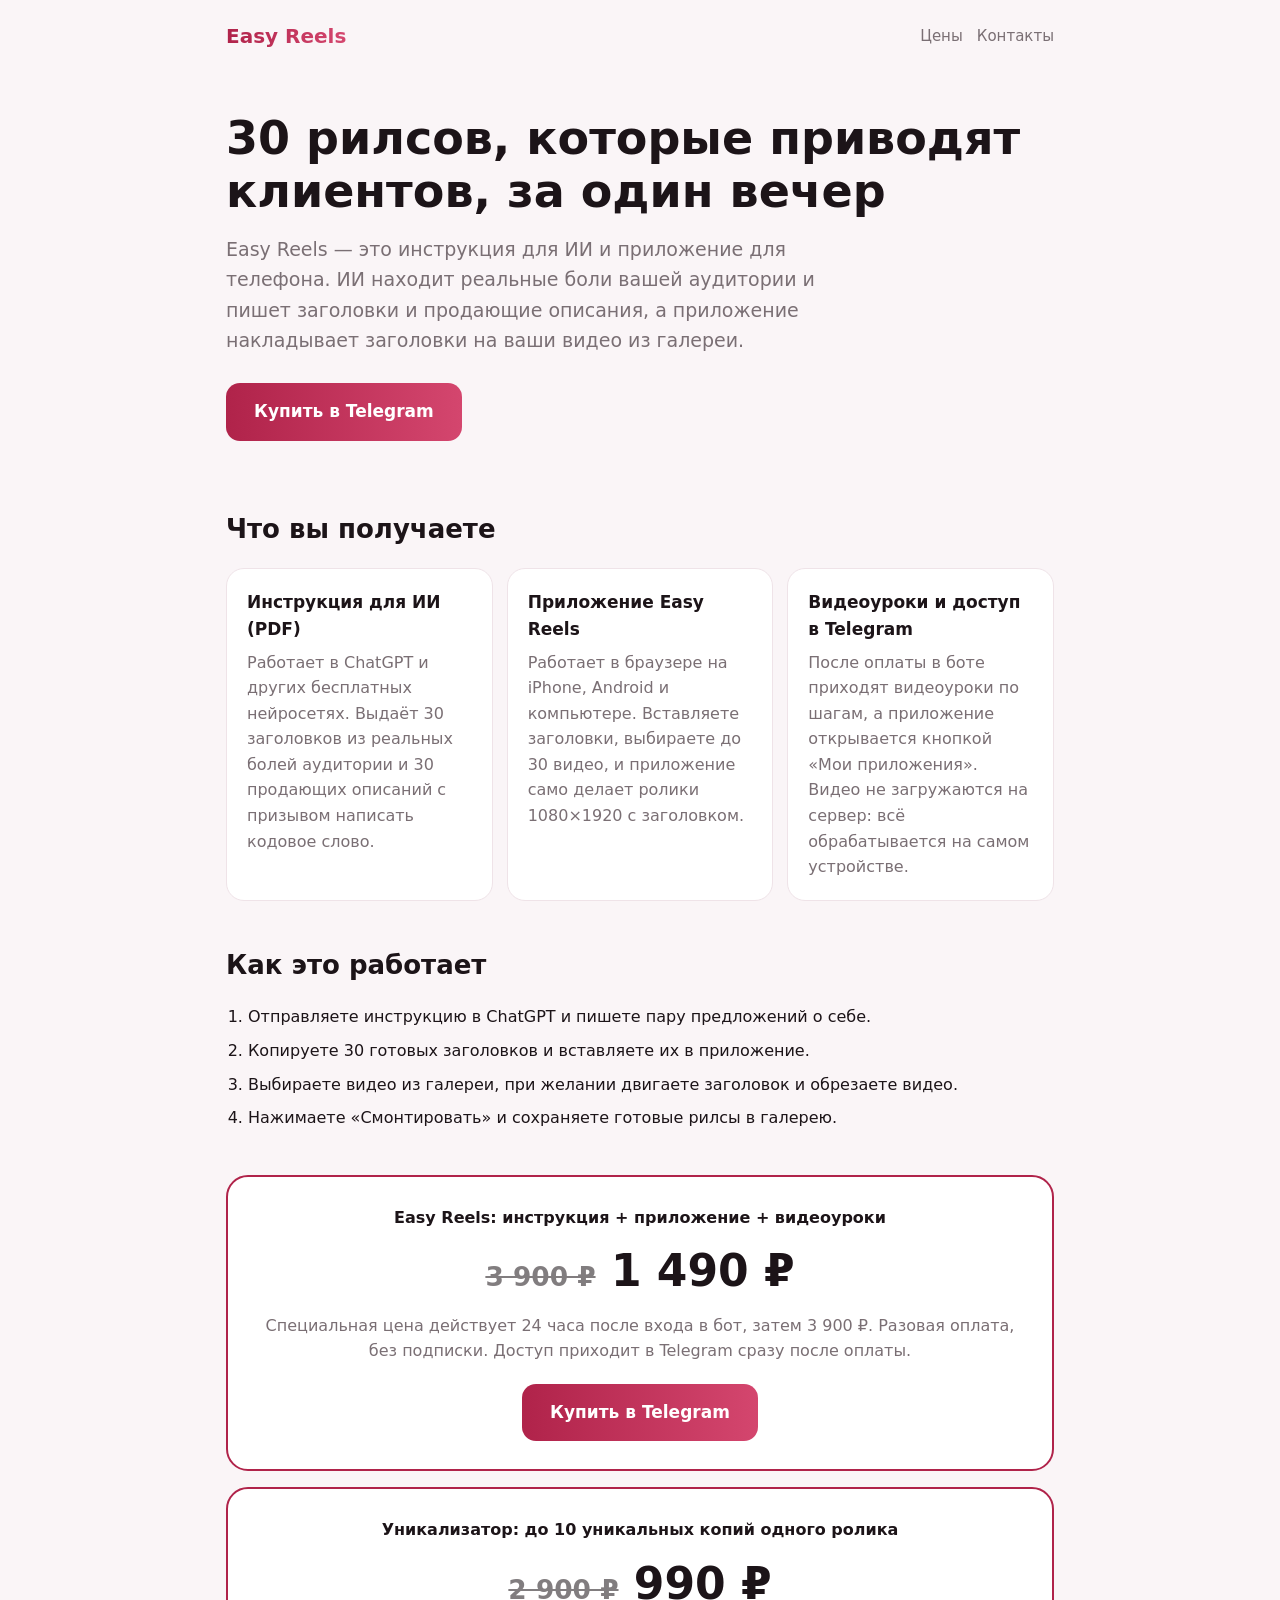
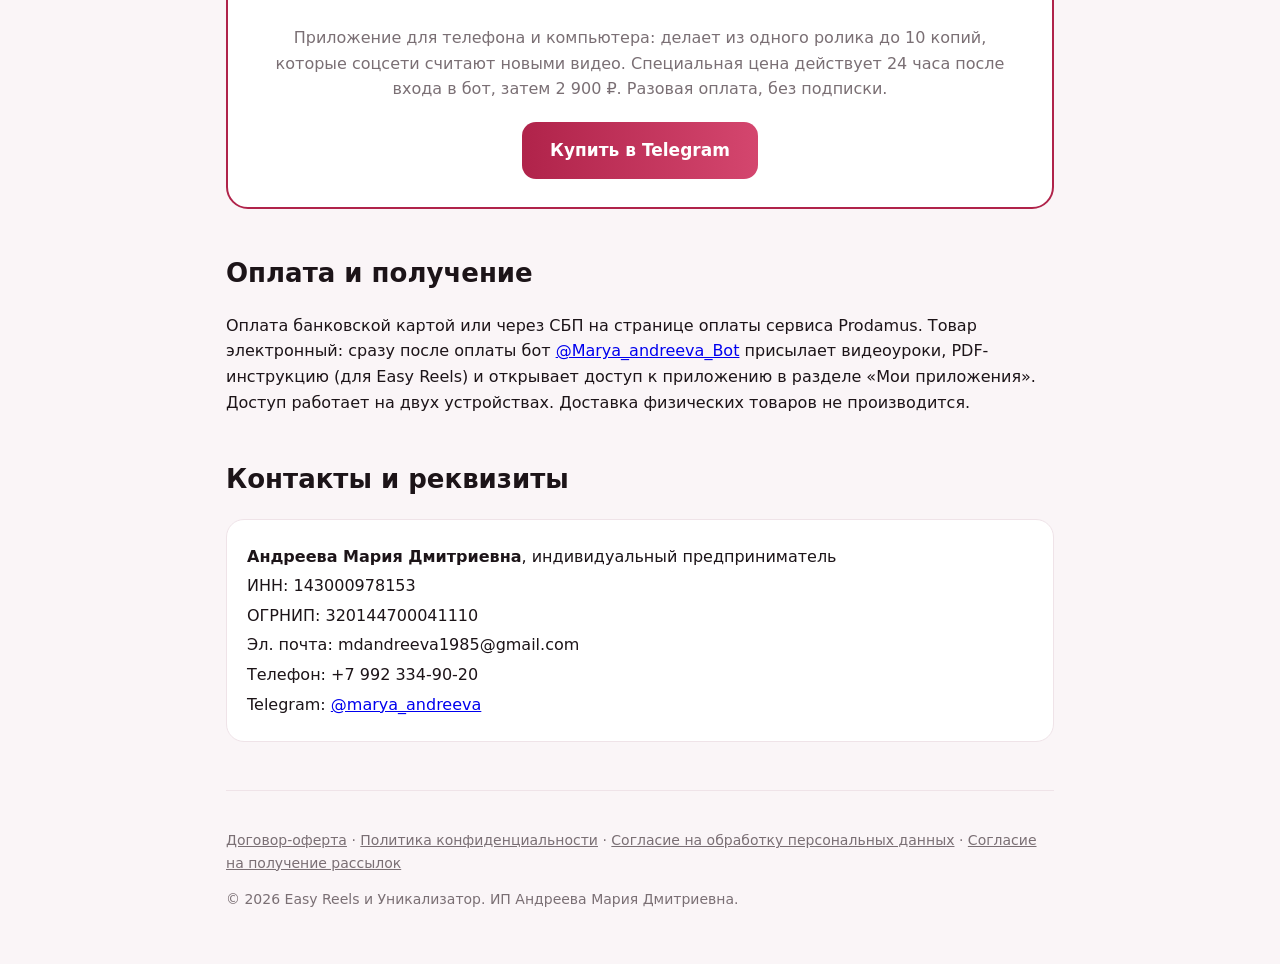
<file: index.html>
<!doctype html>
<html lang="ru">
<head>
<meta charset="utf-8">
<meta name="viewport" content="width=device-width,initial-scale=1">
<title>Easy Reels — 30 рилсов с заголовками прямо на телефоне</title>
<meta name="description" content="Инструкция для ИИ, которая пишет 30 заголовков и продающих описаний для Reels, и приложение, которое накладывает заголовки на ваши видео прямо на телефоне.">
<link rel="stylesheet" href="style.css">
</head>
<body>
<div class="wrap">
<header>
  <a class="logo" href="./"><span>Easy Reels</span></a>
  <nav><a href="#price">Цены</a><a href="#contacts">Контакты</a></nav>
</header>

<div class="hero">
  <h1>30 рилсов, которые приводят клиентов, за один вечер</h1>
  <p class="lead">Easy Reels — это инструкция для ИИ и приложение для телефона. ИИ находит реальные боли вашей аудитории и пишет заголовки и продающие описания, а приложение накладывает заголовки на ваши видео из галереи.</p>
  <a class="btn" href="https://t.me/Marya_andreeva_Bot">Купить в Telegram</a>
</div>

<section>
  <h2>Что вы получаете</h2>
  <div class="grid">
    <div class="card"><b>Инструкция для ИИ (PDF)</b><p>Работает в ChatGPT и других бесплатных нейросетях. Выдаёт 30 заголовков из реальных болей аудитории и 30 продающих описаний с призывом написать кодовое слово.</p></div>
    <div class="card"><b>Приложение Easy Reels</b><p>Работает в браузере на iPhone, Android и компьютере. Вставляете заголовки, выбираете до 30 видео, и приложение само делает ролики 1080×1920 с заголовком.</p></div>
    <div class="card"><b>Видеоуроки и доступ в Telegram</b><p>После оплаты в боте приходят видеоуроки по шагам, а приложение открывается кнопкой «Мои приложения». Видео не загружаются на сервер: всё обрабатывается на самом устройстве.</p></div>
  </div>
</section>

<section>
  <h2>Как это работает</h2>
  <ol class="steps">
    <li>Отправляете инструкцию в ChatGPT и пишете пару предложений о себе.</li>
    <li>Копируете 30 готовых заголовков и вставляете их в приложение.</li>
    <li>Выбираете видео из галереи, при желании двигаете заголовок и обрезаете видео.</li>
    <li>Нажимаете «Смонтировать» и сохраняете готовые рилсы в галерею.</li>
  </ol>
</section>

<section id="price">
  <div class="price">
    <b>Easy Reels: инструкция + приложение + видеоуроки</b>
    <div class="sum"><s style="opacity:.55;font-size:.6em">3 900 ₽</s> 1 490 ₽</div>
    <p>Специальная цена действует 24 часа после входа в бот, затем 3 900 ₽. Разовая оплата, без подписки. Доступ приходит в Telegram сразу после оплаты.</p>
    <a class="btn" href="https://t.me/Marya_andreeva_Bot">Купить в Telegram</a>
  </div>
  <div class="price" style="margin-top:16px">
    <b>Уникализатор: до 10 уникальных копий одного ролика</b>
    <div class="sum"><s style="opacity:.55;font-size:.6em">2 900 ₽</s> 990 ₽</div>
    <p>Приложение для телефона и компьютера: делает из одного ролика до 10 копий, которые соцсети считают новыми видео. Специальная цена действует 24 часа после входа в бот, затем 2 900 ₽. Разовая оплата, без подписки.</p>
    <a class="btn" href="https://t.me/Marya_andreeva_Bot">Купить в Telegram</a>
  </div>
</section>

<section>
  <h2>Оплата и получение</h2>
  <p>Оплата банковской картой или через СБП на странице оплаты сервиса Prodamus. Товар электронный: сразу после оплаты бот <a href="https://t.me/Marya_andreeva_Bot">@Marya_andreeva_Bot</a> присылает видеоуроки, PDF-инструкцию (для Easy Reels) и открывает доступ к приложению в разделе «Мои приложения». Доступ работает на двух устройствах. Доставка физических товаров не производится.</p>
</section>

<section id="contacts">
  <h2>Контакты и реквизиты</h2>
  <div class="req">
    <p><b>Андреева Мария Дмитриевна</b>, индивидуальный предприниматель</p>
    <p>ИНН: 143000978153</p>
    <p>ОГРНИП: 320144700041110</p>
    <p>Эл. почта: mdandreeva1985@gmail.com</p>
    <p>Телефон: +7 992 334-90-20</p>
    <p>Telegram: <a href="https://t.me/marya_andreeva">@marya_andreeva</a></p>
  </div>
</section>

<footer>
  <p><a href="oferta.html">Договор-оферта</a> · <a href="https://mdandreeva1985.github.io/maria-andreeva/politika.html">Политика конфиденциальности</a> · <a href="https://mdandreeva1985.github.io/maria-andreeva/soglasie.html">Согласие на обработку персональных данных</a> · <a href="https://mdandreeva1985.github.io/maria-andreeva/rassylka.html">Согласие на получение рассылок</a></p>
  <p>© 2026 Easy Reels и Уникализатор. ИП Андреева Мария Дмитриевна.</p>
</footer>
</div>
</body>
</html>
</file>
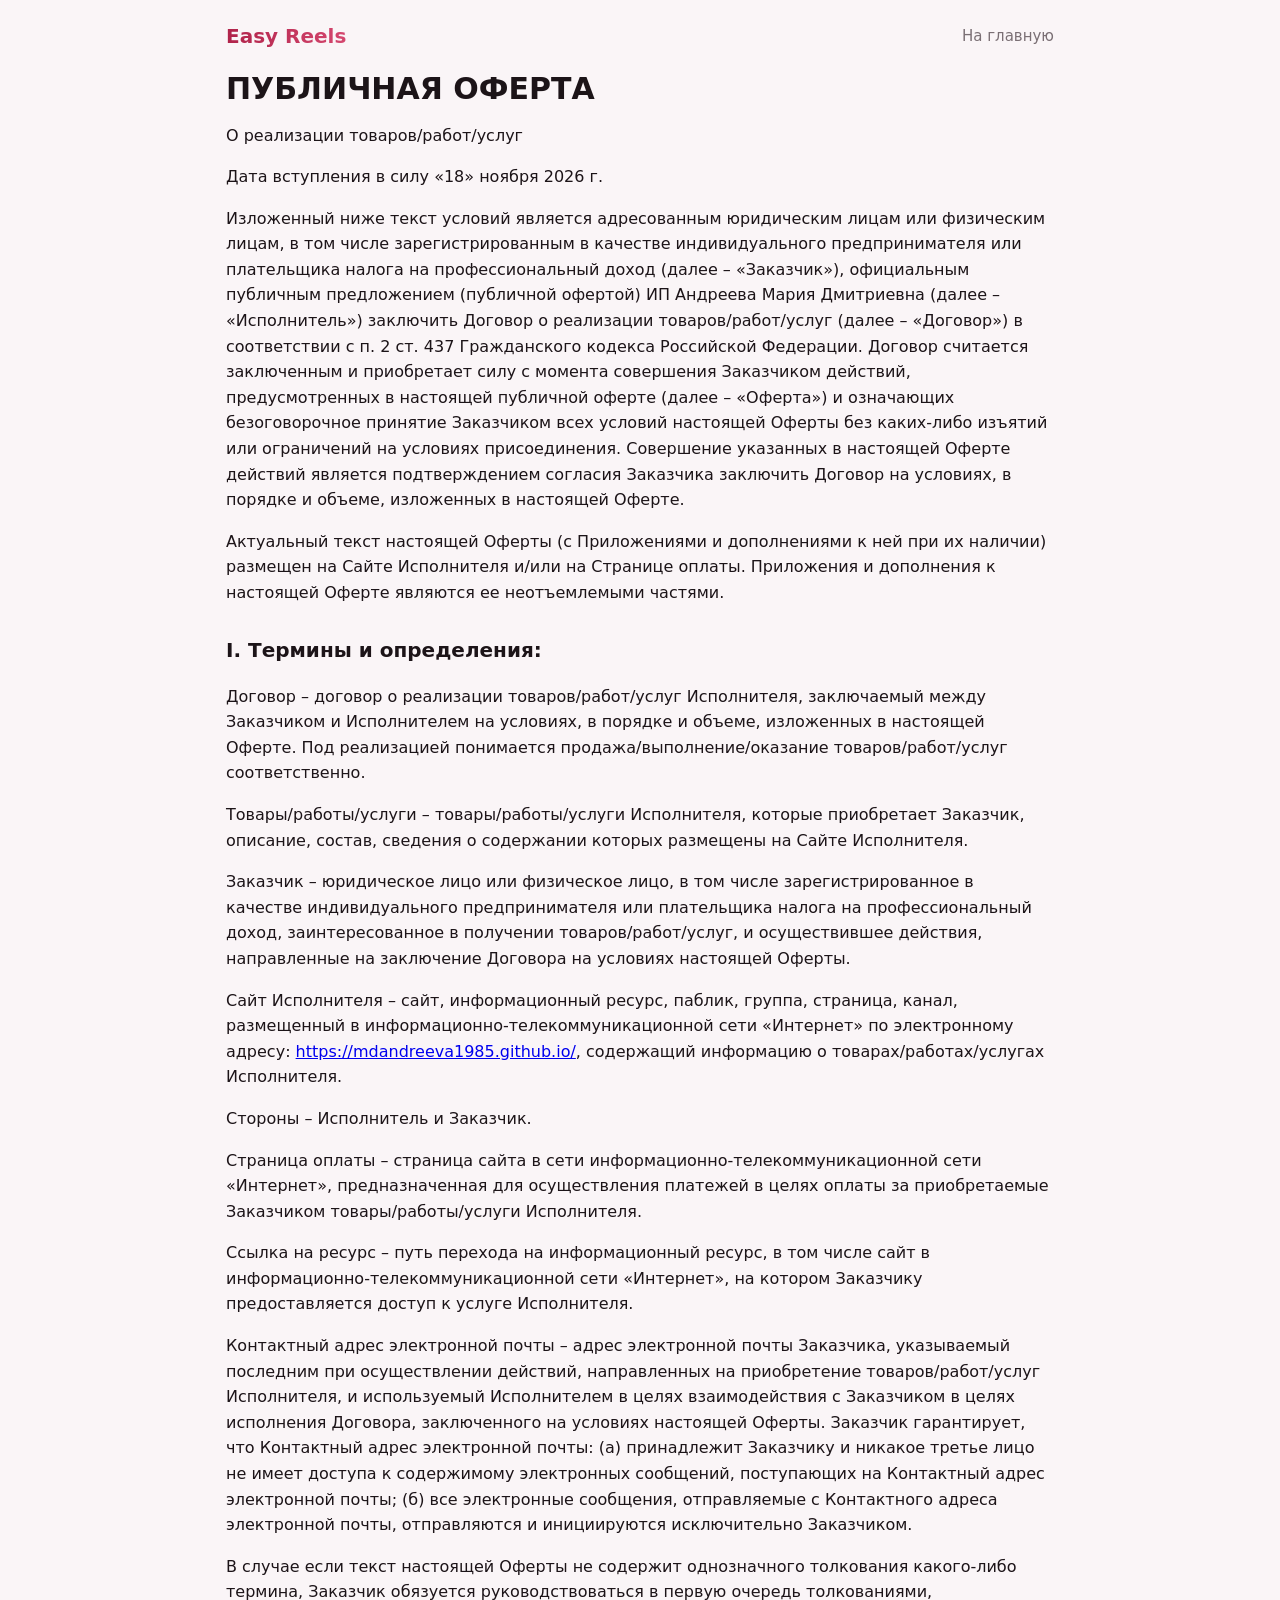
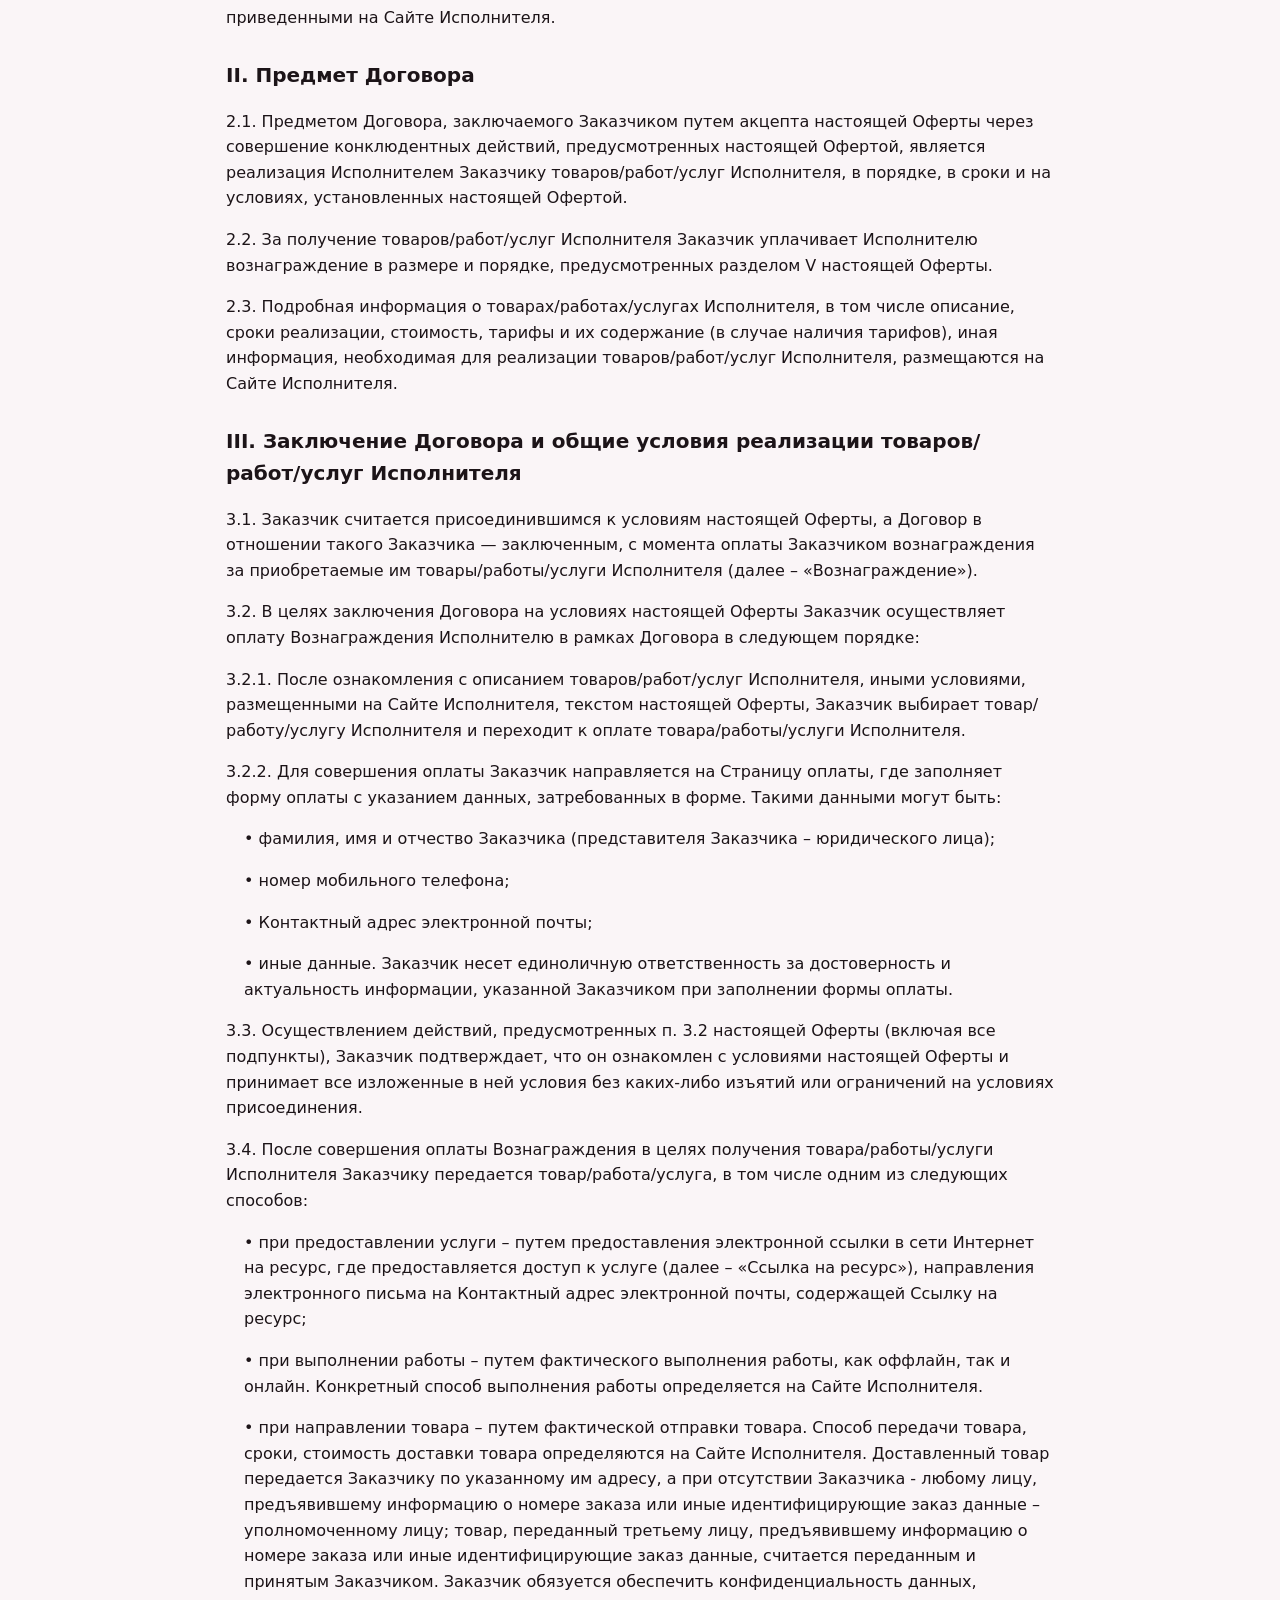
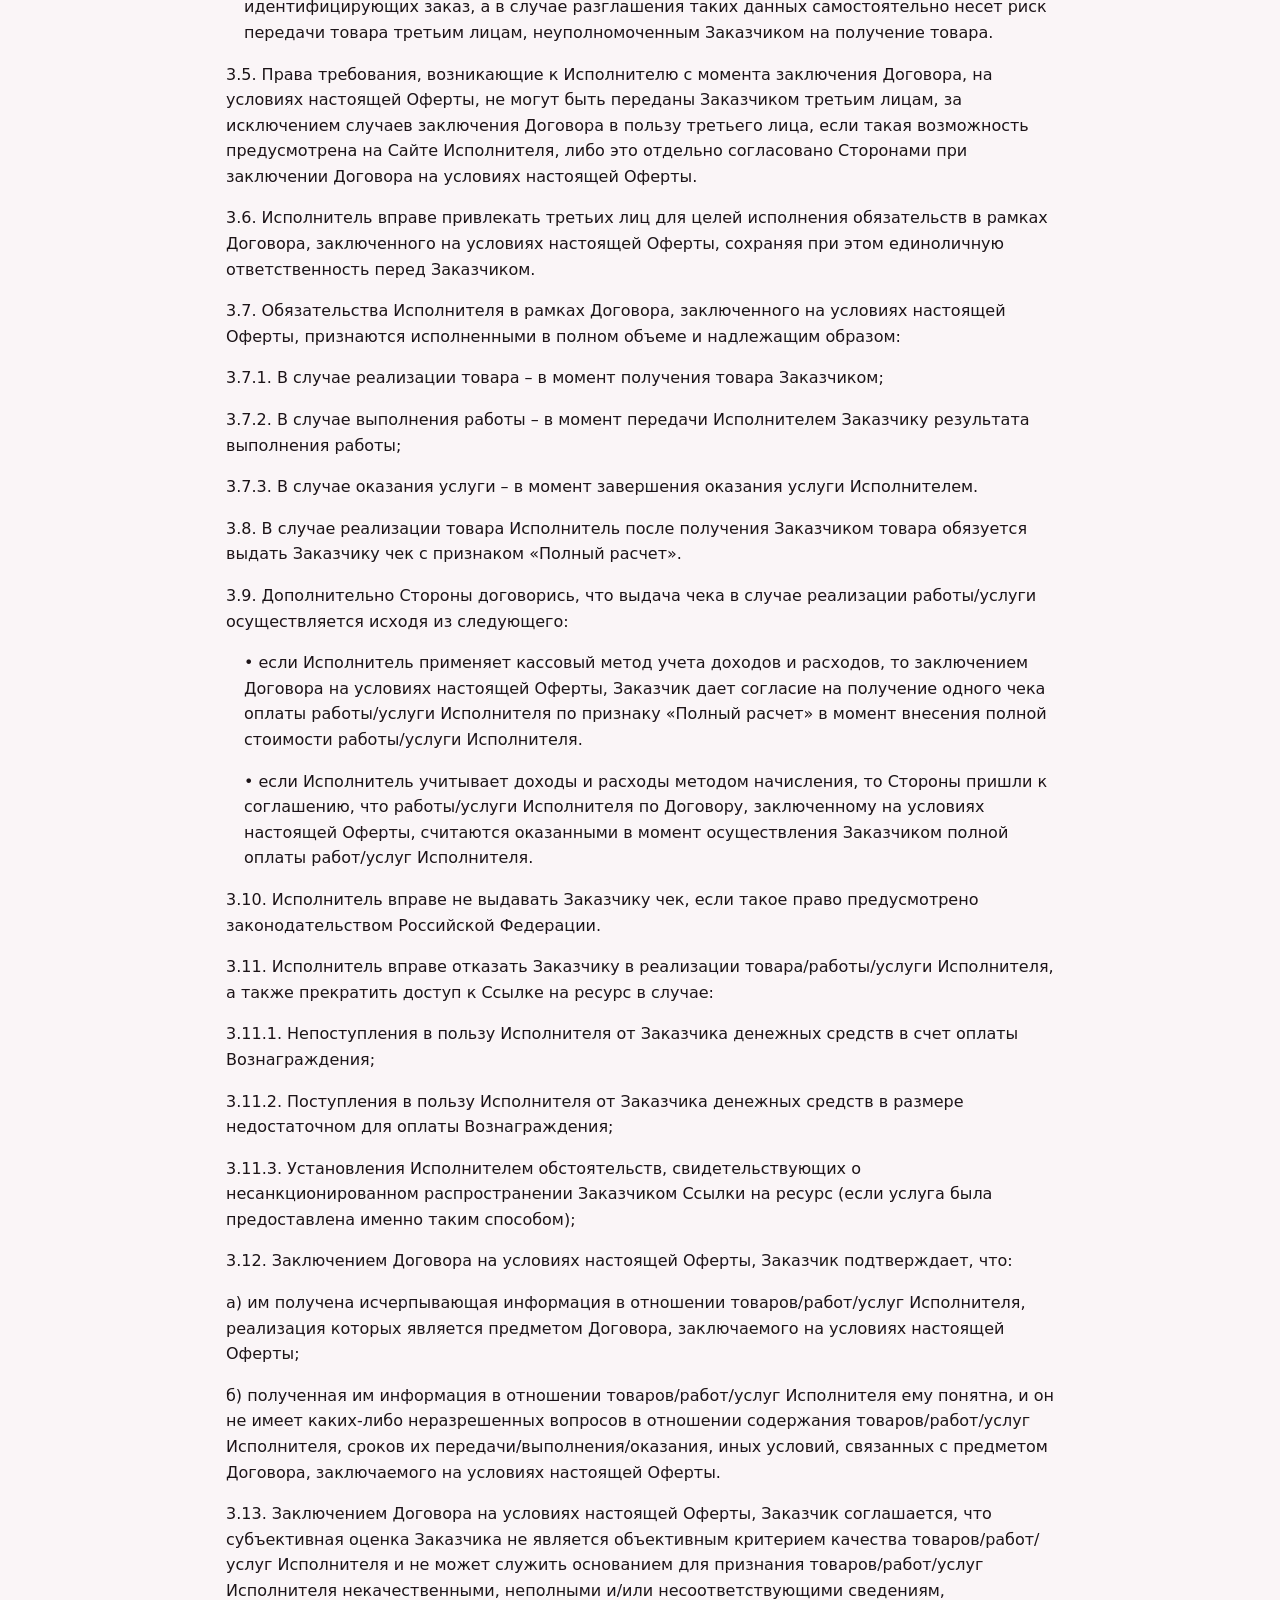
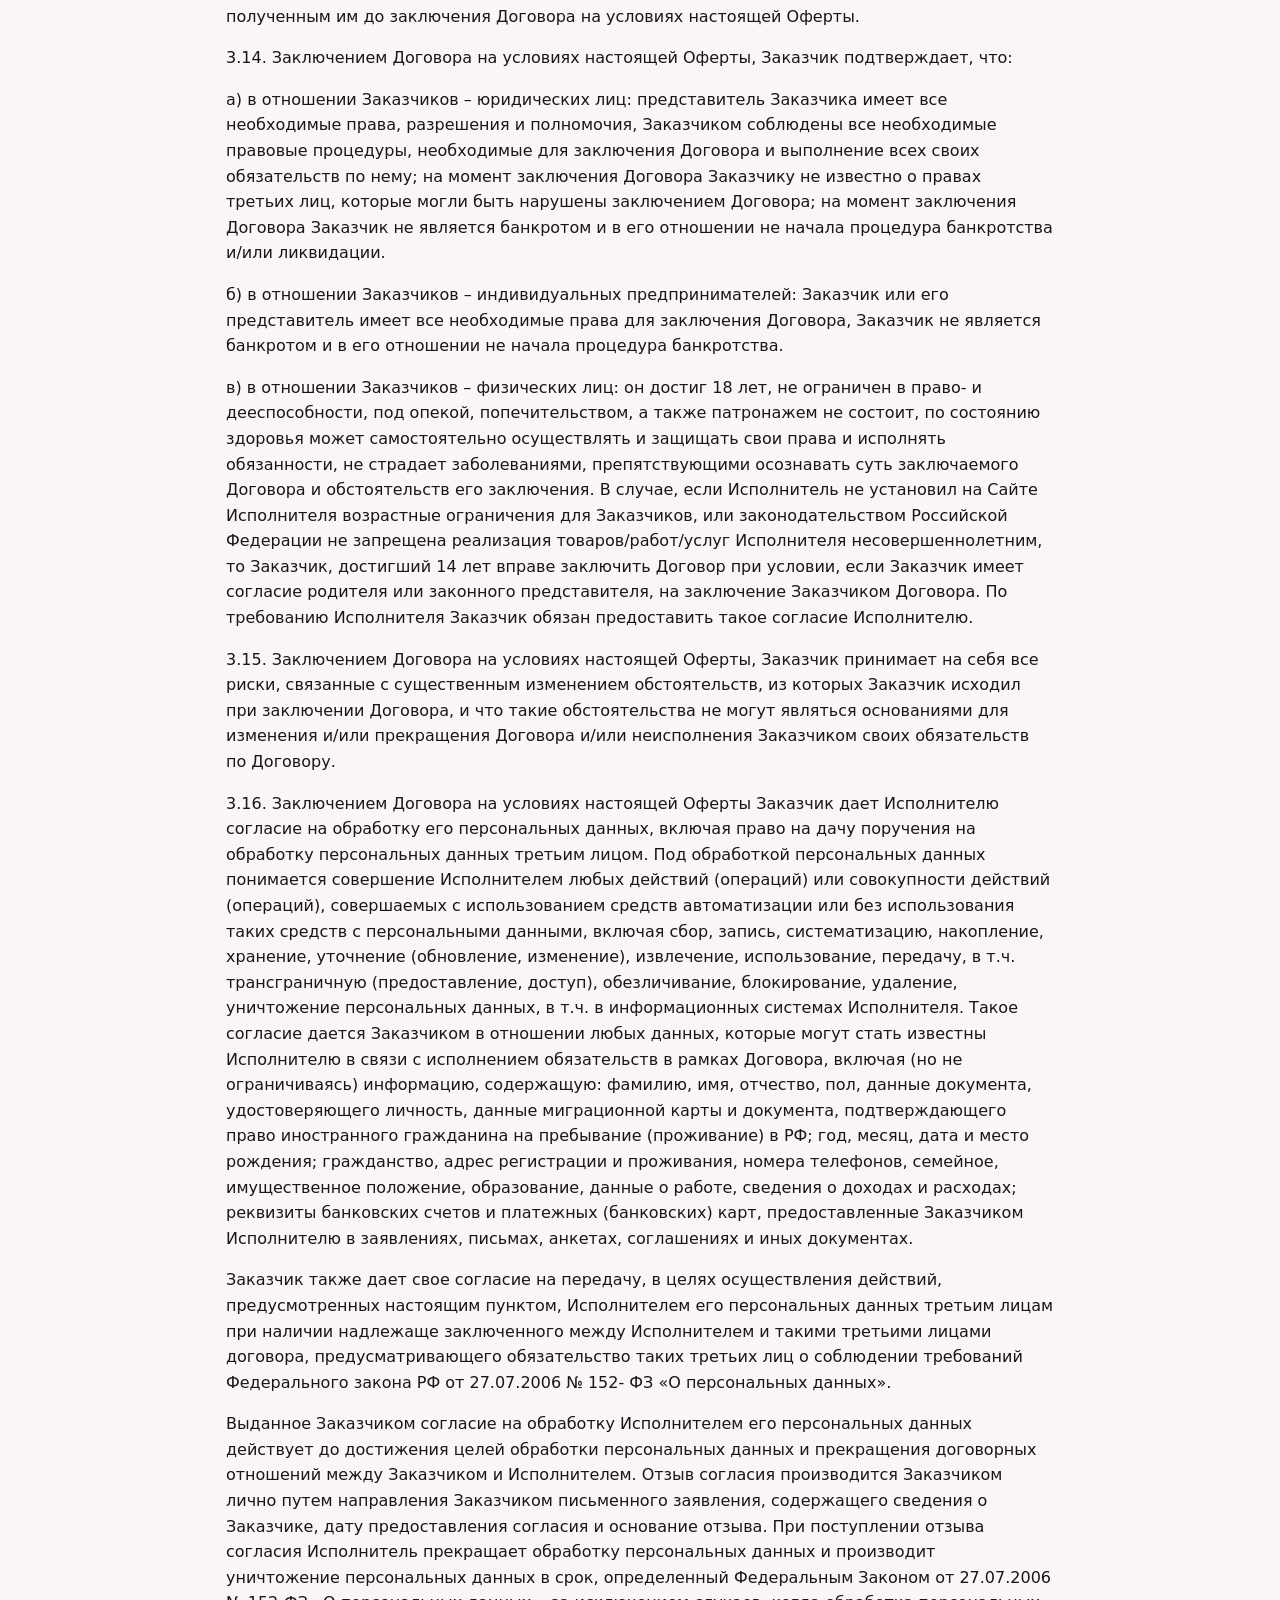
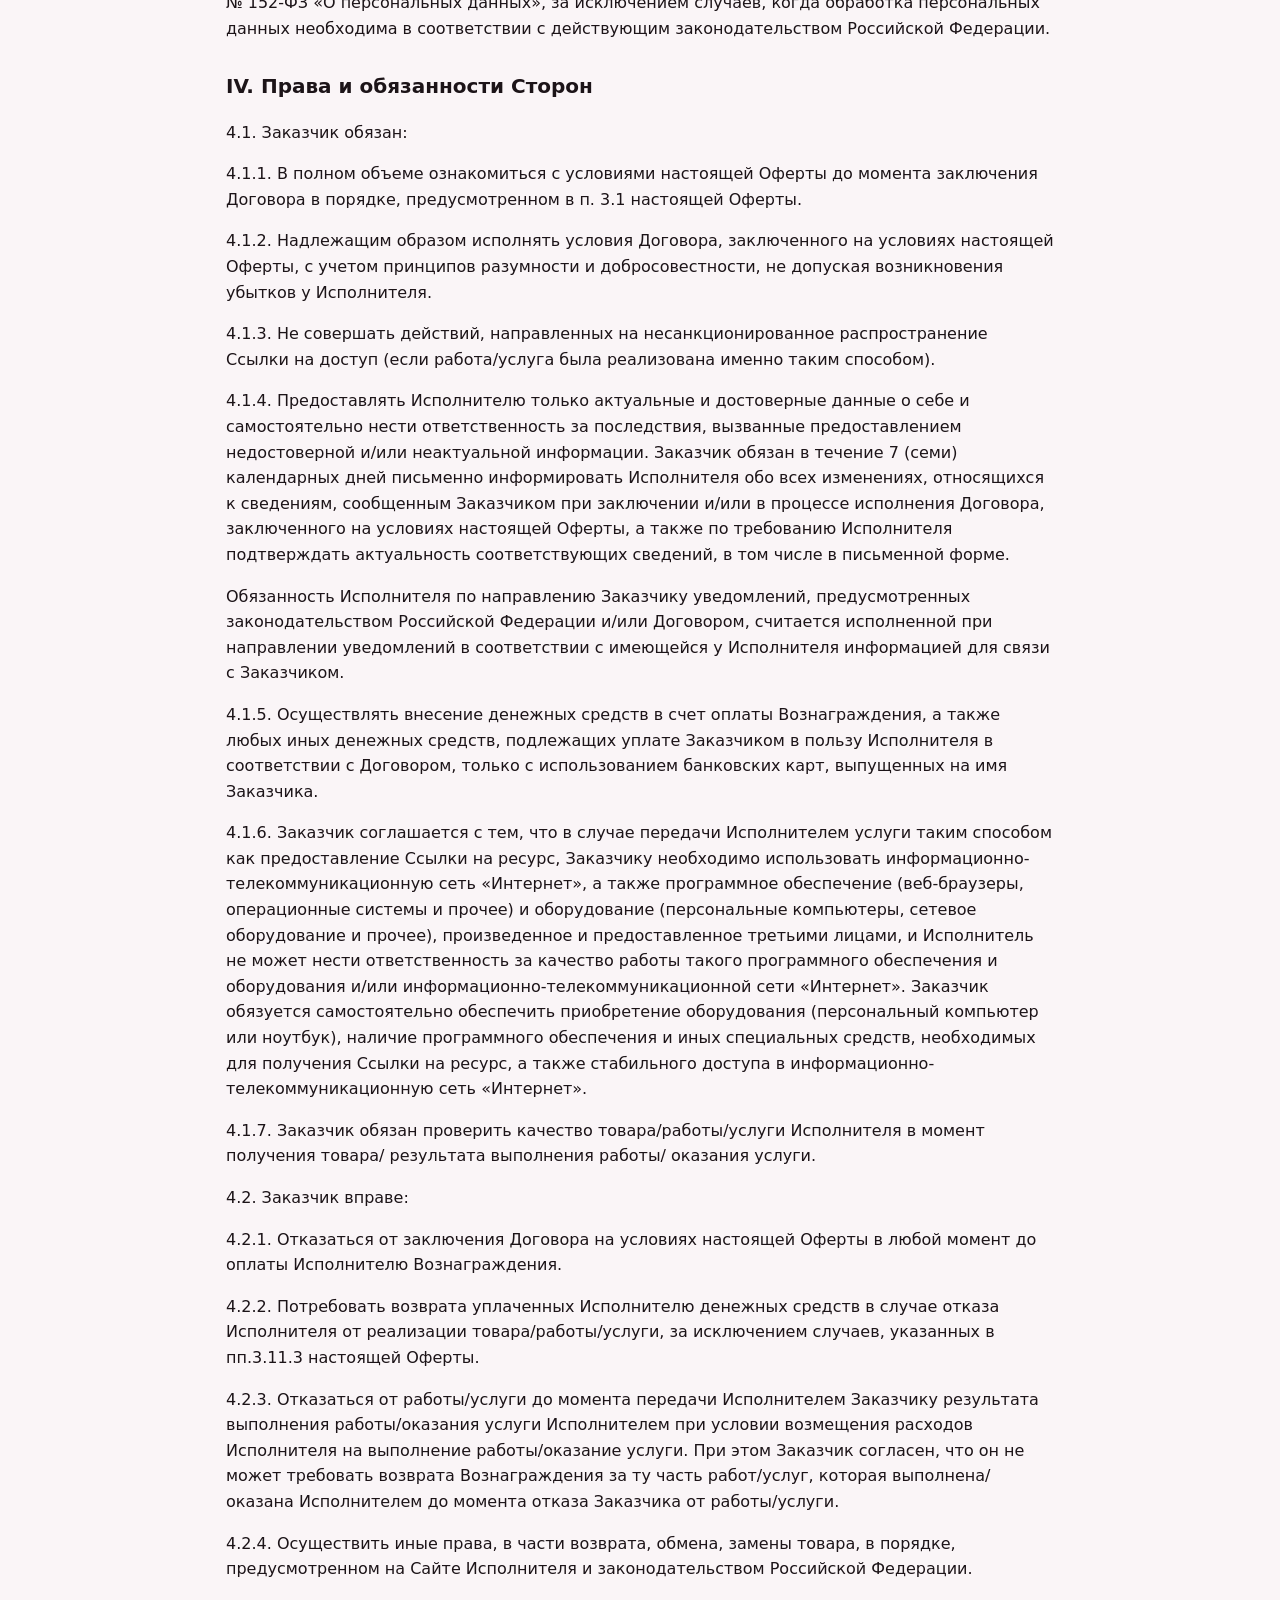
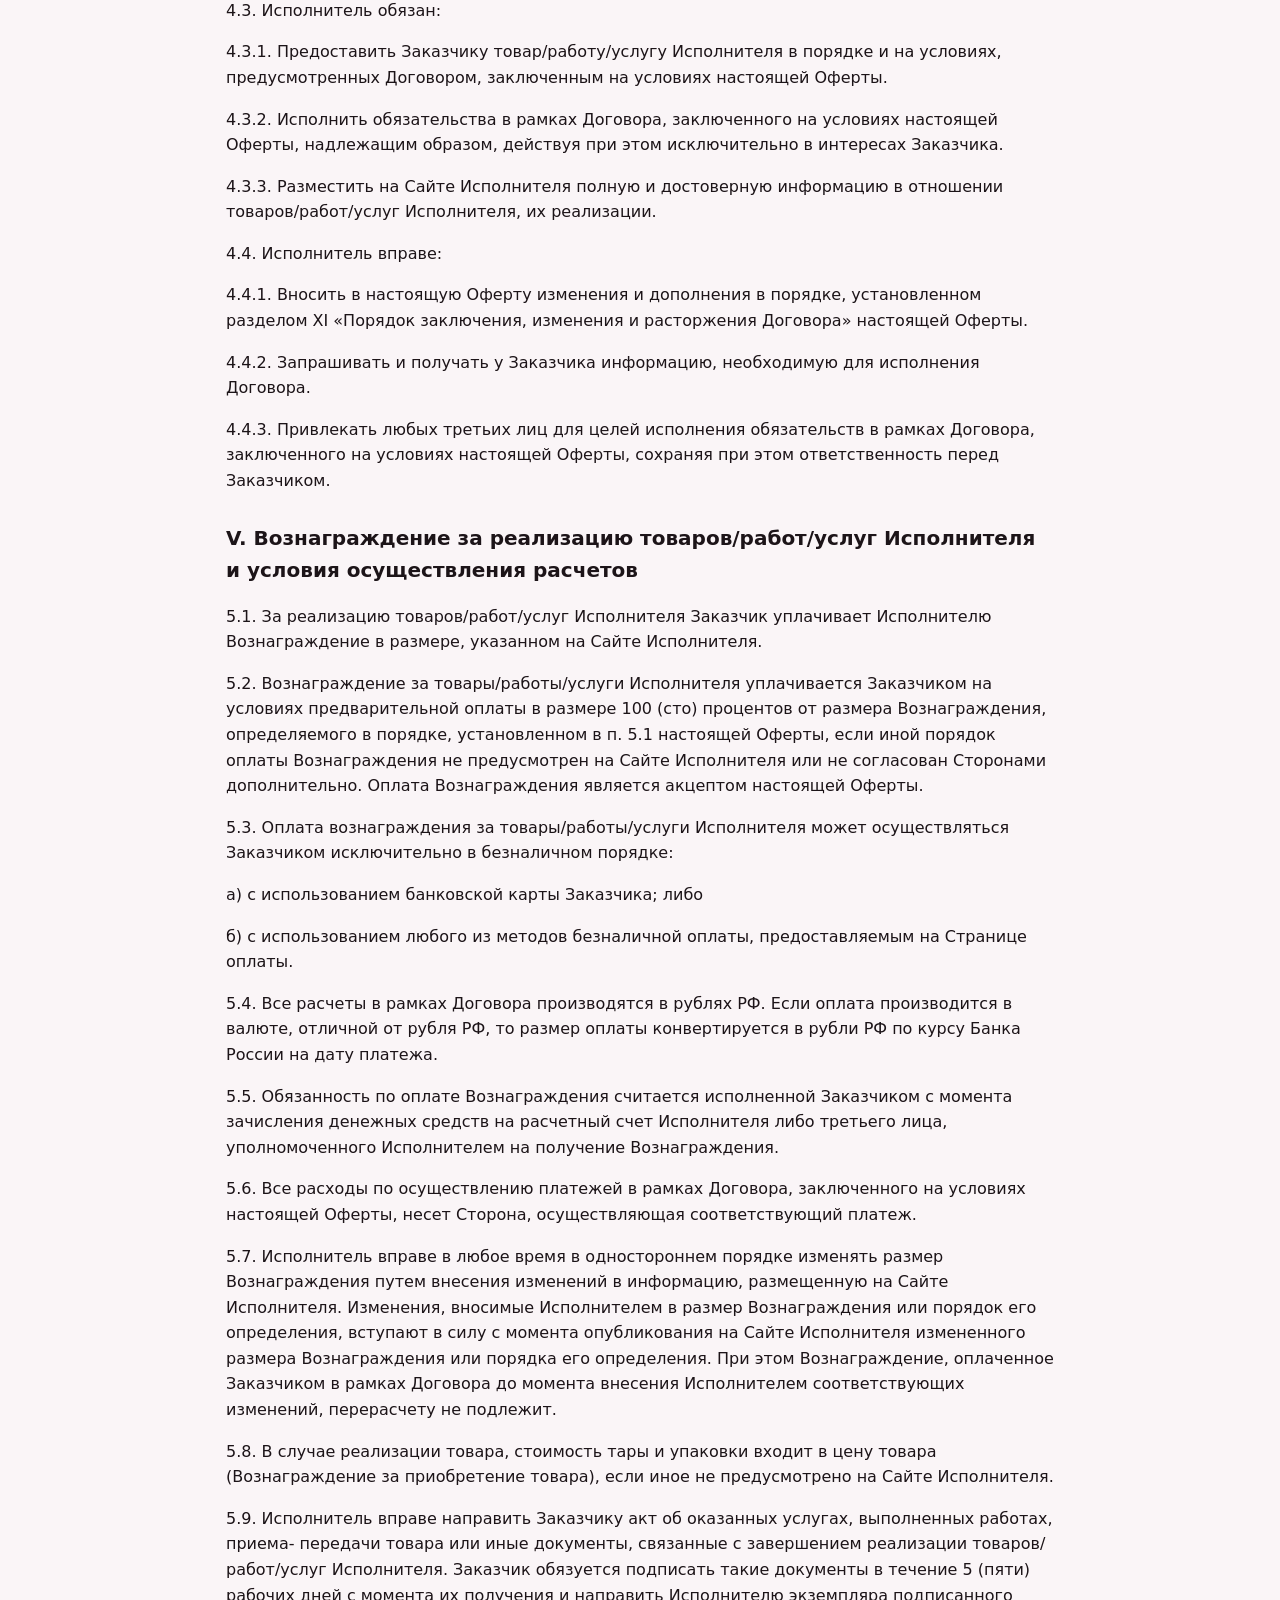
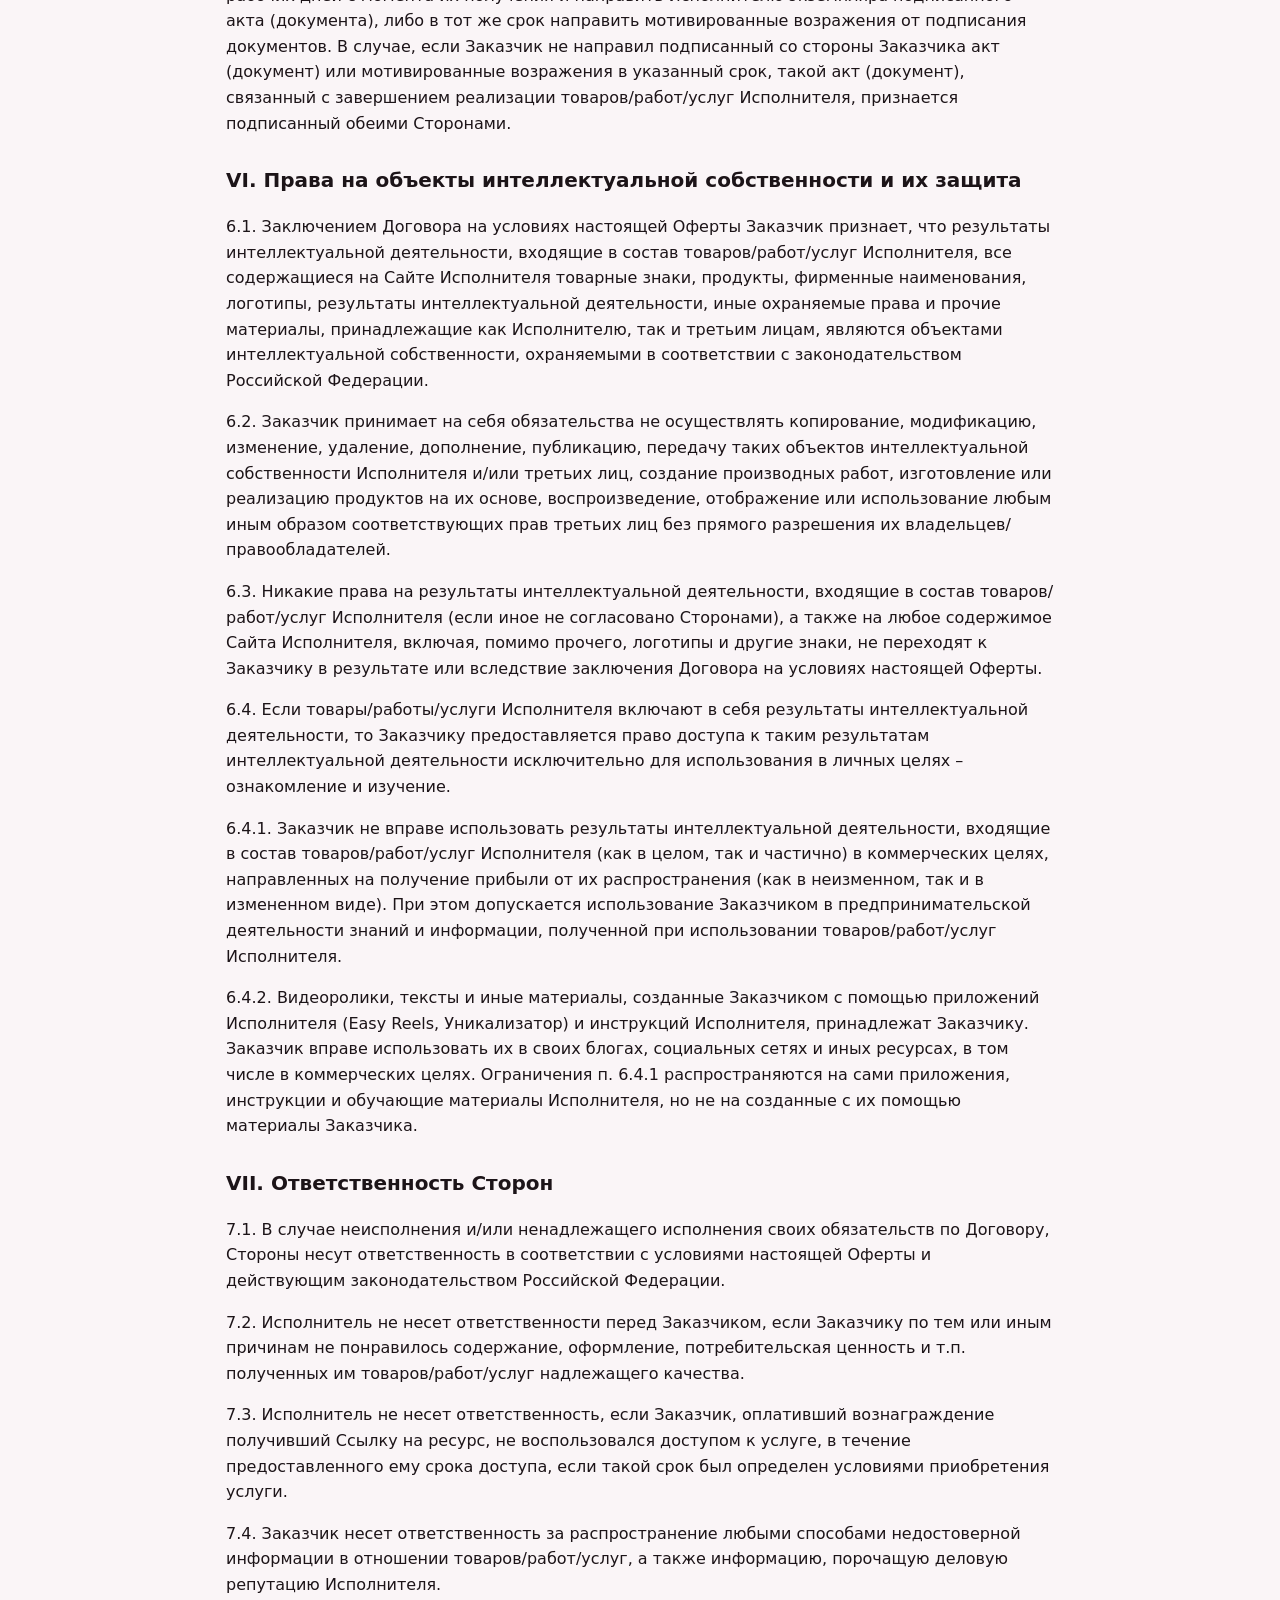
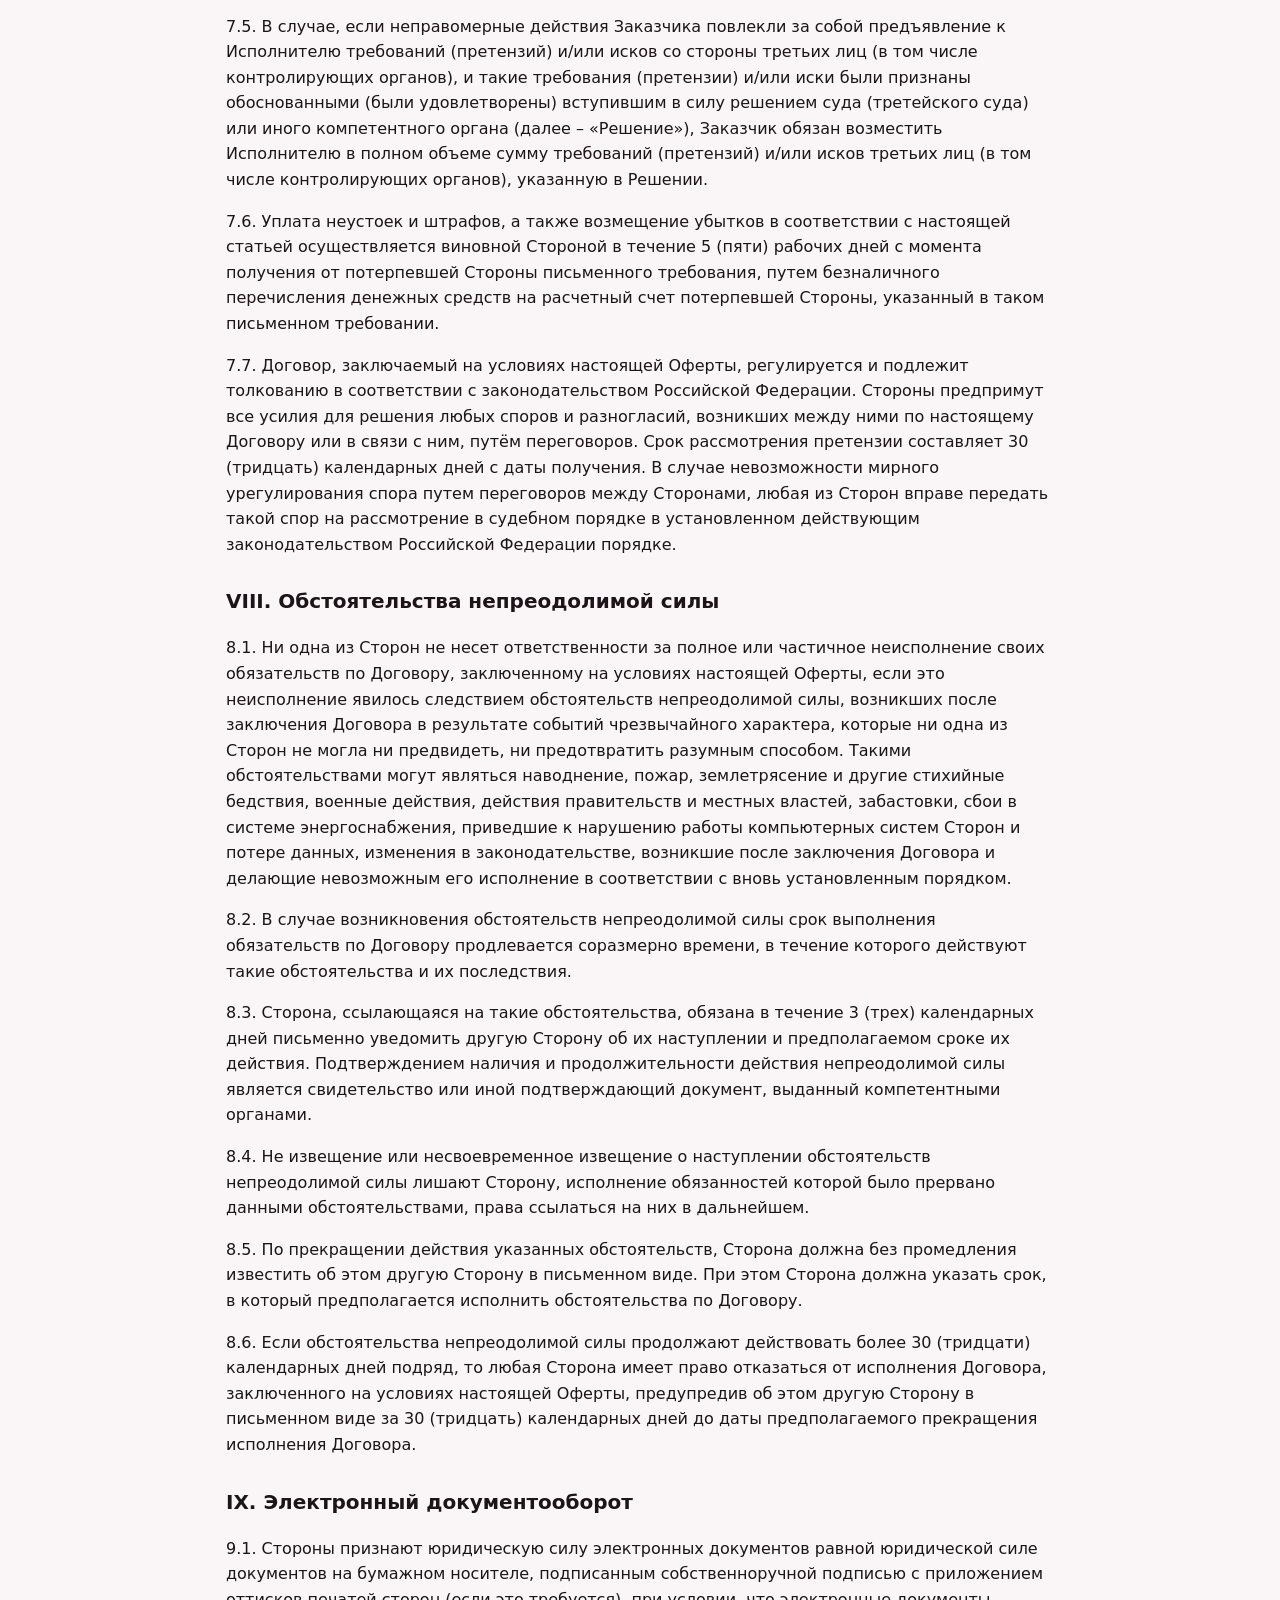
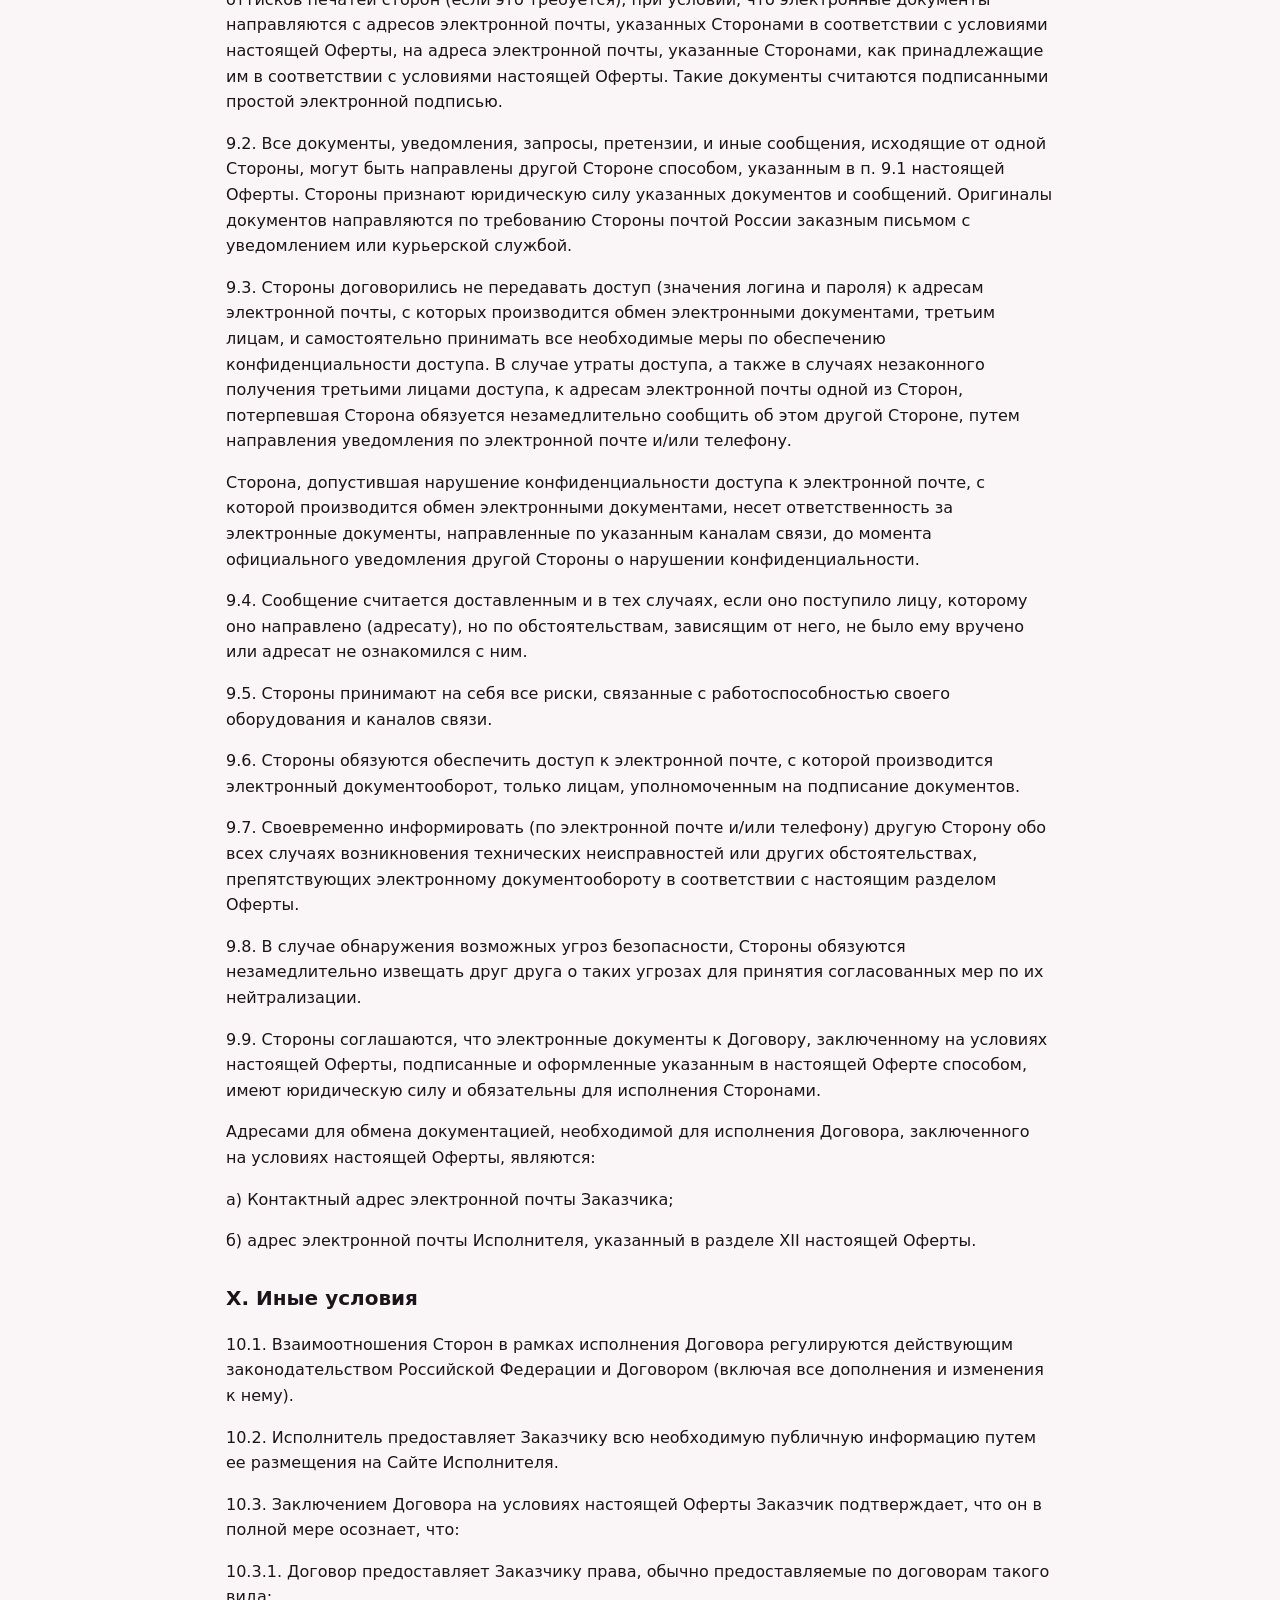
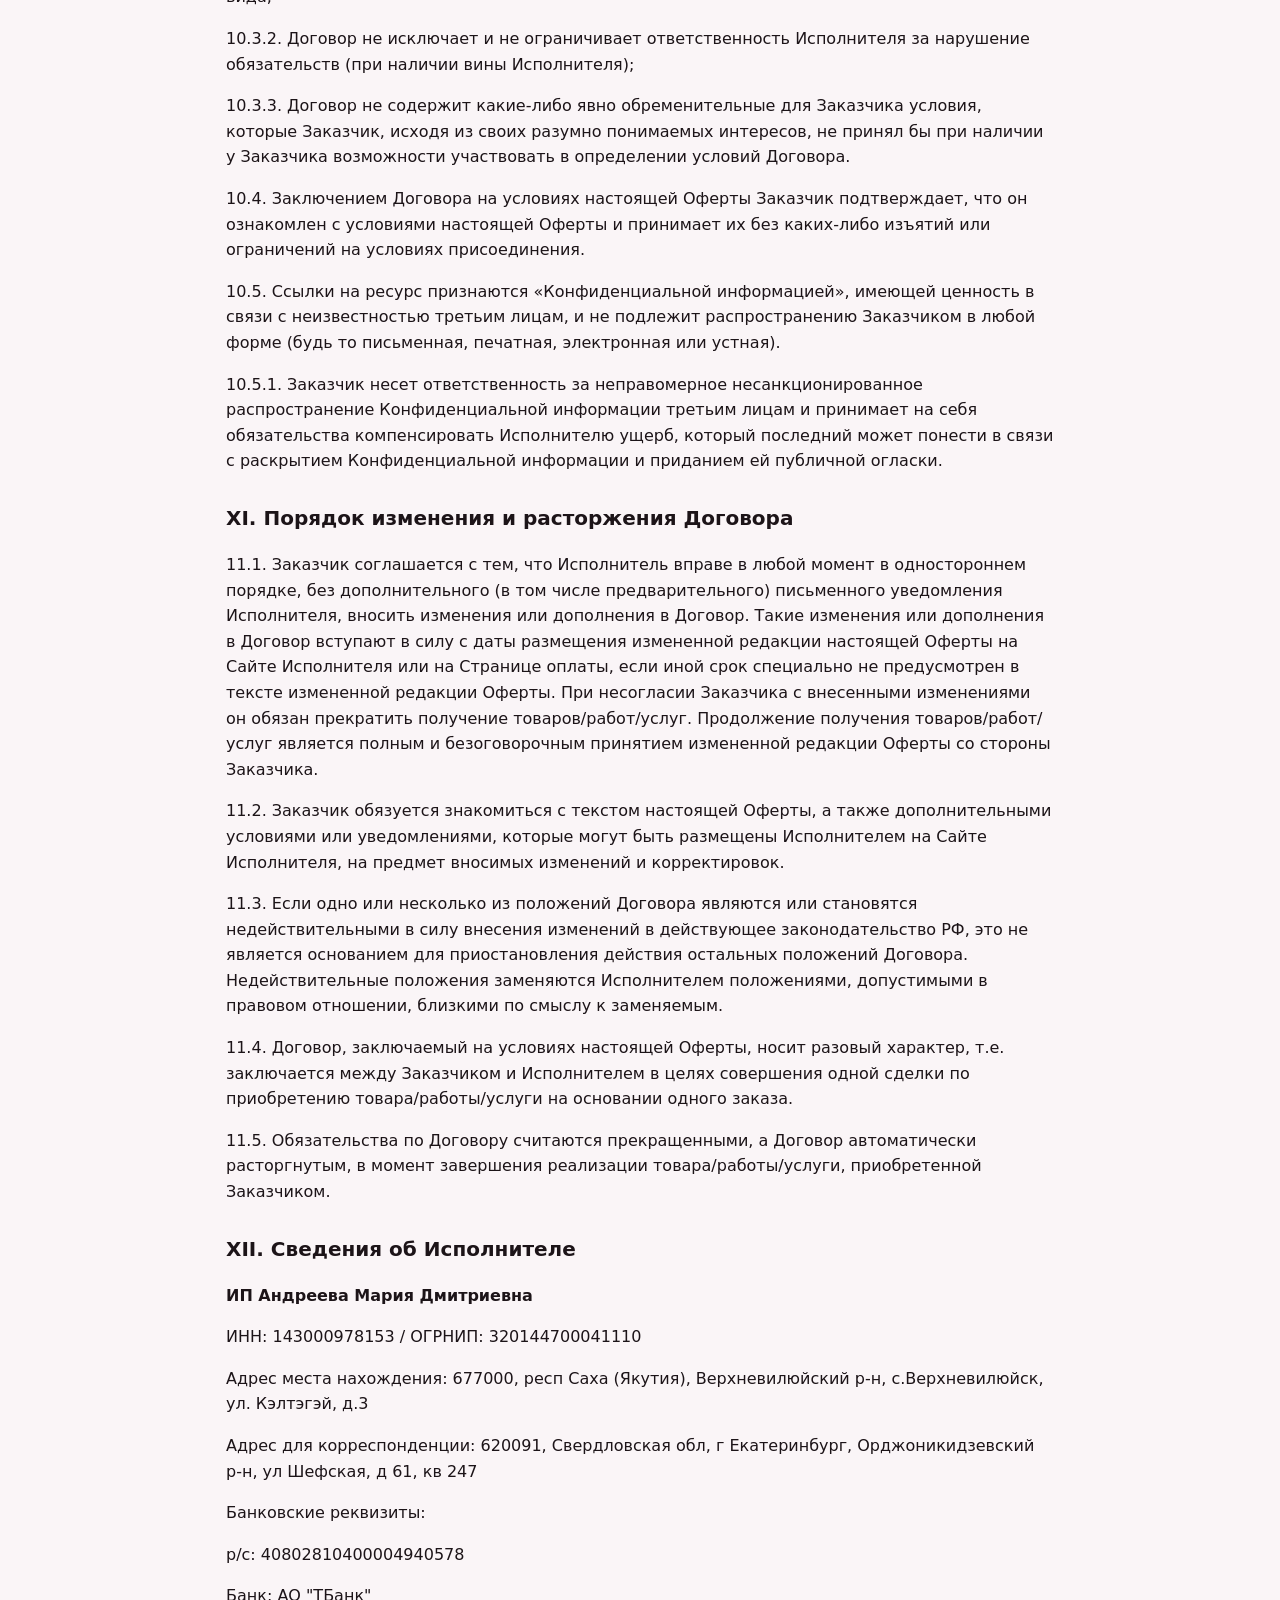
<file: oferta.html>
<!doctype html>
<html lang="ru">
<head>
<meta charset="utf-8">
<meta name="viewport" content="width=device-width,initial-scale=1">
<title>Договор-оферта — Easy Reels</title>
<link rel="stylesheet" href="style.css">
</head>
<body>
<div class="wrap doc">
<header><a class="logo" href="./"><span>Easy Reels</span></a><nav><a href="./">На главную</a></nav></header>
<h1>ПУБЛИЧНАЯ ОФЕРТА</h1>
<p class="muted">О реализации товаров/работ/услуг</p>
<p class="muted">Дата вступления в силу «18» ноября 2026 г.</p>
<p>Изложенный ниже текст условий является адресованным юридическим лицам или физическим лицам, в том числе зарегистрированным в качестве индивидуального предпринимателя или плательщика налога на профессиональный доход (далее – «Заказчик»), официальным публичным предложением (публичной офертой) ИП Андреева Мария Дмитриевна (далее – «Исполнитель») заключить Договор о реализации товаров/работ/услуг (далее – «Договор») в соответствии с п. 2 ст. 437 Гражданского кодекса Российской Федерации. Договор считается заключенным и приобретает силу с момента совершения Заказчиком действий, предусмотренных в настоящей публичной оферте (далее – «Оферта») и означающих безоговорочное принятие Заказчиком всех условий настоящей Оферты без каких-либо изъятий или ограничений на условиях присоединения. Совершение указанных в настоящей Оферте действий является подтверждением согласия Заказчика заключить Договор на условиях, в порядке и объеме, изложенных в настоящей Оферте.</p>
<p>Актуальный текст настоящей Оферты (с Приложениями и дополнениями к ней при их наличии) размещен на Сайте Исполнителя и/или на Странице оплаты. Приложения и дополнения к настоящей Оферте являются ее неотъемлемыми частями.</p>
<h2>I. Термины и определения:</h2>
<p>Договор – договор о реализации товаров/работ/услуг Исполнителя, заключаемый между Заказчиком и Исполнителем на условиях, в порядке и объеме, изложенных в настоящей Оферте. Под реализацией понимается продажа/выполнение/оказание товаров/работ/услуг соответственно.</p>
<p>Товары/работы/услуги – товары/работы/услуги Исполнителя, которые приобретает Заказчик, описание, состав, сведения о содержании которых размещены на Сайте Исполнителя.</p>
<p>Заказчик – юридическое лицо или физическое лицо, в том числе зарегистрированное в качестве индивидуального предпринимателя или плательщика налога на профессиональный доход, заинтересованное в получении товаров/работ/услуг, и осуществившее действия, направленные на заключение Договора на условиях настоящей Оферты.</p>
<p>Сайт Исполнителя – сайт, информационный ресурс, паблик, группа, страница, канал, размещенный в информационно-телекоммуникационной сети «Интернет» по электронному адресу: <a href="https://mdandreeva1985.github.io/">https://mdandreeva1985.github.io/</a>, содержащий информацию о товарах/работах/услугах Исполнителя.</p>
<p>Стороны – Исполнитель и Заказчик.</p>
<p>Страница оплаты – страница сайта в сети информационно-телекоммуникационной сети «Интернет», предназначенная для осуществления платежей в целях оплаты за приобретаемые Заказчиком товары/работы/услуги Исполнителя.</p>
<p>Ссылка на ресурс – путь перехода на информационный ресурс, в том числе сайт в информационно-телекоммуникационной сети «Интернет», на котором Заказчику предоставляется доступ к услуге Исполнителя.</p>
<p>Контактный адрес электронной почты – адрес электронной почты Заказчика, указываемый последним при осуществлении действий, направленных на приобретение товаров/работ/услуг Исполнителя, и используемый Исполнителем в целях взаимодействия с Заказчиком в целях исполнения Договора, заключенного на условиях настоящей Оферты. Заказчик гарантирует, что Контактный адрес электронной почты: (а) принадлежит Заказчику и никакое третье лицо не имеет доступа к содержимому электронных сообщений, поступающих на Контактный адрес электронной почты; (б) все электронные сообщения, отправляемые с Контактного адреса электронной почты, отправляются и инициируются исключительно Заказчиком.</p>
<p>В случае если текст настоящей Оферты не содержит однозначного толкования какого-либо термина, Заказчик обязуется руководствоваться в первую очередь толкованиями, приведенными на Сайте Исполнителя.</p>
<h2>II. Предмет Договора</h2>
<p>2.1. Предметом Договора, заключаемого Заказчиком путем акцепта настоящей Оферты через совершение конклюдентных действий, предусмотренных настоящей Офертой, является реализация Исполнителем Заказчику товаров/работ/услуг Исполнителя, в порядке, в сроки и на условиях, установленных настоящей Офертой.</p>
<p>2.2. За получение товаров/работ/услуг Исполнителя Заказчик уплачивает Исполнителю вознаграждение в размере и порядке, предусмотренных разделом V настоящей Оферты.</p>
<p>2.3. Подробная информация о товарах/работах/услугах Исполнителя, в том числе описание, сроки реализации, стоимость, тарифы и их содержание (в случае наличия тарифов), иная информация, необходимая для реализации товаров/работ/услуг Исполнителя, размещаются на Сайте Исполнителя.</p>
<h2>III. Заключение Договора и общие условия реализации товаров/работ/услуг Исполнителя</h2>
<p>3.1. Заказчик считается присоединившимся к условиям настоящей Оферты, а Договор в отношении такого Заказчика — заключенным, с момента оплаты Заказчиком вознаграждения за приобретаемые им товары/работы/услуги Исполнителя (далее – «Вознаграждение»).</p>
<p>3.2. В целях заключения Договора на условиях настоящей Оферты Заказчик осуществляет оплату Вознаграждения Исполнителю в рамках Договора в следующем порядке:</p>
<p>3.2.1. После ознакомления с описанием товаров/работ/услуг Исполнителя, иными условиями, размещенными на Сайте Исполнителя, текстом настоящей Оферты, Заказчик выбирает товар/работу/услугу Исполнителя и переходит к оплате товара/работы/услуги Исполнителя.</p>
<p>3.2.2. Для совершения оплаты Заказчик направляется на Страницу оплаты, где заполняет форму оплаты с указанием данных, затребованных в форме. Такими данными могут быть:</p>
<p style="padding-left:18px">• фамилия, имя и отчество Заказчика (представителя Заказчика – юридического лица);</p>
<p style="padding-left:18px">• номер мобильного телефона;</p>
<p style="padding-left:18px">• Контактный адрес электронной почты;</p>
<p style="padding-left:18px">• иные данные. Заказчик несет единоличную ответственность за достоверность и актуальность информации, указанной Заказчиком при заполнении формы оплаты.</p>
<p>3.3. Осуществлением действий, предусмотренных п. 3.2 настоящей Оферты (включая все подпункты), Заказчик подтверждает, что он ознакомлен с условиями настоящей Оферты и принимает все изложенные в ней условия без каких-либо изъятий или ограничений на условиях присоединения.</p>
<p>3.4. После совершения оплаты Вознаграждения в целях получения товара/работы/услуги Исполнителя Заказчику передается товар/работа/услуга, в том числе одним из следующих способов:</p>
<p style="padding-left:18px">• при предоставлении услуги – путем предоставления электронной ссылки в сети Интернет на ресурс, где предоставляется доступ к услуге (далее – «Ссылка на ресурс»), направления электронного письма на Контактный адрес электронной почты, содержащей Ссылку на ресурс;</p>
<p style="padding-left:18px">• при выполнении работы – путем фактического выполнения работы, как оффлайн, так и онлайн. Конкретный способ выполнения работы определяется на Сайте Исполнителя.</p>
<p style="padding-left:18px">• при направлении товара – путем фактической отправки товара. Способ передачи товара, сроки, стоимость доставки товара определяются на Сайте Исполнителя. Доставленный товар передается Заказчику по указанному им адресу, а при отсутствии Заказчика - любому лицу, предъявившему информацию о номере заказа или иные идентифицирующие заказ данные – уполномоченному лицу; товар, переданный третьему лицу, предъявившему информацию о номере заказа или иные идентифицирующие заказ данные, считается переданным и принятым Заказчиком. Заказчик обязуется обеспечить конфиденциальность данных, идентифицирующих заказ, а в случае разглашения таких данных самостоятельно несет риск передачи товара третьим лицам, неуполномоченным Заказчиком на получение товара.</p>
<p>3.5. Права требования, возникающие к Исполнителю с момента заключения Договора, на условиях настоящей Оферты, не могут быть переданы Заказчиком третьим лицам, за исключением случаев заключения Договора в пользу третьего лица, если такая возможность предусмотрена на Сайте Исполнителя, либо это отдельно согласовано Сторонами при заключении Договора на условиях настоящей Оферты.</p>
<p>3.6. Исполнитель вправе привлекать третьих лиц для целей исполнения обязательств в рамках Договора, заключенного на условиях настоящей Оферты, сохраняя при этом единоличную ответственность перед Заказчиком.</p>
<p>3.7. Обязательства Исполнителя в рамках Договора, заключенного на условиях настоящей Оферты, признаются исполненными в полном объеме и надлежащим образом:</p>
<p>3.7.1. В случае реализации товара – в момент получения товара Заказчиком;</p>
<p>3.7.2. В случае выполнения работы – в момент передачи Исполнителем Заказчику результата выполнения работы;</p>
<p>3.7.3. В случае оказания услуги – в момент завершения оказания услуги Исполнителем.</p>
<p>3.8. В случае реализации товара Исполнитель после получения Заказчиком товара обязуется выдать Заказчику чек с признаком «Полный расчет».</p>
<p>3.9. Дополнительно Стороны договорись, что выдача чека в случае реализации работы/услуги осуществляется исходя из следующего:</p>
<p style="padding-left:18px">• если Исполнитель применяет кассовый метод учета доходов и расходов, то заключением Договора на условиях настоящей Оферты, Заказчик дает согласие на получение одного чека оплаты работы/услуги Исполнителя по признаку «Полный расчет» в момент внесения полной стоимости работы/услуги Исполнителя.</p>
<p style="padding-left:18px">• если Исполнитель учитывает доходы и расходы методом начисления, то Стороны пришли к соглашению, что работы/услуги Исполнителя по Договору, заключенному на условиях настоящей Оферты, считаются оказанными в момент осуществления Заказчиком полной оплаты работ/услуг Исполнителя.</p>
<p>3.10. Исполнитель вправе не выдавать Заказчику чек, если такое право предусмотрено законодательством Российской Федерации.</p>
<p>3.11. Исполнитель вправе отказать Заказчику в реализации товара/работы/услуги Исполнителя, а также прекратить доступ к Ссылке на ресурс в случае:</p>
<p>3.11.1. Непоступления в пользу Исполнителя от Заказчика денежных средств в счет оплаты Вознаграждения;</p>
<p>3.11.2. Поступления в пользу Исполнителя от Заказчика денежных средств в размере недостаточном для оплаты Вознаграждения;</p>
<p>3.11.3. Установления Исполнителем обстоятельств, свидетельствующих о несанкционированном распространении Заказчиком Ссылки на ресурс (если услуга была предоставлена именно таким способом);</p>
<p>3.12. Заключением Договора на условиях настоящей Оферты, Заказчик подтверждает, что:</p>
<p>а) им получена исчерпывающая информация в отношении товаров/работ/услуг Исполнителя, реализация которых является предметом Договора, заключаемого на условиях настоящей Оферты;</p>
<p>б) полученная им информация в отношении товаров/работ/услуг Исполнителя ему понятна, и он не имеет каких-либо неразрешенных вопросов в отношении содержания товаров/работ/услуг Исполнителя, сроков их передачи/выполнения/оказания, иных условий, связанных с предметом Договора, заключаемого на условиях настоящей Оферты.</p>
<p>3.13. Заключением Договора на условиях настоящей Оферты, Заказчик соглашается, что субъективная оценка Заказчика не является объективным критерием качества товаров/работ/услуг Исполнителя и не может служить основанием для признания товаров/работ/услуг Исполнителя некачественными, неполными и/или несоответствующими сведениям, полученным им до заключения Договора на условиях настоящей Оферты.</p>
<p>3.14. Заключением Договора на условиях настоящей Оферты, Заказчик подтверждает, что:</p>
<p>а) в отношении Заказчиков – юридических лиц: представитель Заказчика имеет все необходимые права, разрешения и полномочия, Заказчиком соблюдены все необходимые правовые процедуры, необходимые для заключения Договора и выполнение всех своих обязательств по нему; на момент заключения Договора Заказчику не известно о правах третьих лиц, которые могли быть нарушены заключением Договора; на момент заключения Договора Заказчик не является банкротом и в его отношении не начала процедура банкротства и/или ликвидации.</p>
<p>б) в отношении Заказчиков – индивидуальных предпринимателей: Заказчик или его представитель имеет все необходимые права для заключения Договора, Заказчик не является банкротом и в его отношении не начала процедура банкротства.</p>
<p>в) в отношении Заказчиков – физических лиц: он достиг 18 лет, не ограничен в право- и дееспособности, под опекой, попечительством, а также патронажем не состоит, по состоянию здоровья может самостоятельно осуществлять и защищать свои права и исполнять обязанности, не страдает заболеваниями, препятствующими осознавать суть заключаемого Договора и обстоятельств его заключения. В случае, если Исполнитель не установил на Сайте Исполнителя возрастные ограничения для Заказчиков, или законодательством Российской Федерации не запрещена реализация товаров/работ/услуг Исполнителя несовершеннолетним, то Заказчик, достигший 14 лет вправе заключить Договор при условии, если Заказчик имеет согласие родителя или законного представителя, на заключение Заказчиком Договора. По требованию Исполнителя Заказчик обязан предоставить такое согласие Исполнителю.</p>
<p>3.15. Заключением Договора на условиях настоящей Оферты, Заказчик принимает на себя все риски, связанные с существенным изменением обстоятельств, из которых Заказчик исходил при заключении Договора, и что такие обстоятельства не могут являться основаниями для изменения и/или прекращения Договора и/или неисполнения Заказчиком своих обязательств по Договору.</p>
<p>3.16. Заключением Договора на условиях настоящей Оферты Заказчик дает Исполнителю согласие на обработку его персональных данных, включая право на дачу поручения на обработку персональных данных третьим лицом. Под обработкой персональных данных понимается совершение Исполнителем любых действий (операций) или совокупности действий (операций), совершаемых с использованием средств автоматизации или без использования таких средств с персональными данными, включая сбор, запись, систематизацию, накопление, хранение, уточнение (обновление, изменение), извлечение, использование, передачу, в т.ч. трансграничную (предоставление, доступ), обезличивание, блокирование, удаление, уничтожение персональных данных, в т.ч. в информационных системах Исполнителя. Такое согласие дается Заказчиком в отношении любых данных, которые могут стать известны Исполнителю в связи с исполнением обязательств в рамках Договора, включая (но не ограничиваясь) информацию, содержащую: фамилию, имя, отчество, пол, данные документа, удостоверяющего личность, данные миграционной карты и документа, подтверждающего право иностранного гражданина на пребывание (проживание) в РФ; год, месяц, дата и место рождения; гражданство, адрес регистрации и проживания, номера телефонов, семейное, имущественное положение, образование, данные о работе, сведения о доходах и расходах; реквизиты банковских счетов и платежных (банковских) карт, предоставленные Заказчиком Исполнителю в заявлениях, письмах, анкетах, соглашениях и иных документах.</p>
<p>Заказчик также дает свое согласие на передачу, в целях осуществления действий, предусмотренных настоящим пунктом, Исполнителем его персональных данных третьим лицам при наличии надлежаще заключенного между Исполнителем и такими третьими лицами договора, предусматривающего обязательство таких третьих лиц о соблюдении требований Федерального закона РФ от 27.07.2006 № 152- ФЗ «О персональных данных».</p>
<p>Выданное Заказчиком согласие на обработку Исполнителем его персональных данных действует до достижения целей обработки персональных данных и прекращения договорных отношений между Заказчиком и Исполнителем. Отзыв согласия производится Заказчиком лично путем направления Заказчиком письменного заявления, содержащего сведения о Заказчике, дату предоставления согласия и основание отзыва. При поступлении отзыва согласия Исполнитель прекращает обработку персональных данных и производит уничтожение персональных данных в срок, определенный Федеральным Законом от 27.07.2006 № 152-ФЗ «О персональных данных», за исключением случаев, когда обработка персональных данных необходима в соответствии с действующим законодательством Российской Федерации.</p>
<h2>IV. Права и обязанности Сторон</h2>
<p>4.1. Заказчик обязан:</p>
<p>4.1.1. В полном объеме ознакомиться с условиями настоящей Оферты до момента заключения Договора в порядке, предусмотренном в п. 3.1 настоящей Оферты.</p>
<p>4.1.2. Надлежащим образом исполнять условия Договора, заключенного на условиях настоящей Оферты, с учетом принципов разумности и добросовестности, не допуская возникновения убытков у Исполнителя.</p>
<p>4.1.3. Не совершать действий, направленных на несанкционированное распространение Ссылки на доступ (если работа/услуга была реализована именно таким способом).</p>
<p>4.1.4. Предоставлять Исполнителю только актуальные и достоверные данные о себе и самостоятельно нести ответственность за последствия, вызванные предоставлением недостоверной и/или неактуальной информации. Заказчик обязан в течение 7 (семи) календарных дней письменно информировать Исполнителя обо всех изменениях, относящихся к сведениям, сообщенным Заказчиком при заключении и/или в процессе исполнения Договора, заключенного на условиях настоящей Оферты, а также по требованию Исполнителя подтверждать актуальность соответствующих сведений, в том числе в письменной форме.</p>
<p>Обязанность Исполнителя по направлению Заказчику уведомлений, предусмотренных законодательством Российской Федерации и/или Договором, считается исполненной при направлении уведомлений в соответствии с имеющейся у Исполнителя информацией для связи с Заказчиком.</p>
<p>4.1.5. Осуществлять внесение денежных средств в счет оплаты Вознаграждения, а также любых иных денежных средств, подлежащих уплате Заказчиком в пользу Исполнителя в соответствии с Договором, только с использованием банковских карт, выпущенных на имя Заказчика.</p>
<p>4.1.6. Заказчик соглашается с тем, что в случае передачи Исполнителем услуги таким способом как предоставление Ссылки на ресурс, Заказчику необходимо использовать информационно- телекоммуникационную сеть «Интернет», а также программное обеспечение (веб-браузеры, операционные системы и прочее) и оборудование (персональные компьютеры, сетевое оборудование и прочее), произведенное и предоставленное третьими лицами, и Исполнитель не может нести ответственность за качество работы такого программного обеспечения и оборудования и/или информационно-телекоммуникационной сети «Интернет». Заказчик обязуется самостоятельно обеспечить приобретение оборудования (персональный компьютер или ноутбук), наличие программного обеспечения и иных специальных средств, необходимых для получения Ссылки на ресурс, а также стабильного доступа в информационно-телекоммуникационную сеть «Интернет».</p>
<p>4.1.7. Заказчик обязан проверить качество товара/работы/услуги Исполнителя в момент получения товара/ результата выполнения работы/ оказания услуги.</p>
<p>4.2. Заказчик вправе:</p>
<p>4.2.1. Отказаться от заключения Договора на условиях настоящей Оферты в любой момент до оплаты Исполнителю Вознаграждения.</p>
<p>4.2.2. Потребовать возврата уплаченных Исполнителю денежных средств в случае отказа Исполнителя от реализации товара/работы/услуги, за исключением случаев, указанных в пп.3.11.3 настоящей Оферты.</p>
<p>4.2.3. Отказаться от работы/услуги до момента передачи Исполнителем Заказчику результата выполнения работы/оказания услуги Исполнителем при условии возмещения расходов Исполнителя на выполнение работы/оказание услуги. При этом Заказчик согласен, что он не может требовать возврата Вознаграждения за ту часть работ/услуг, которая выполнена/оказана Исполнителем до момента отказа Заказчика от работы/услуги.</p>
<p>4.2.4. Осуществить иные права, в части возврата, обмена, замены товара, в порядке, предусмотренном на Сайте Исполнителя и законодательством Российской Федерации.</p>
<p>4.3. Исполнитель обязан:</p>
<p>4.3.1. Предоставить Заказчику товар/работу/услугу Исполнителя в порядке и на условиях, предусмотренных Договором, заключенным на условиях настоящей Оферты.</p>
<p>4.3.2. Исполнить обязательства в рамках Договора, заключенного на условиях настоящей Оферты, надлежащим образом, действуя при этом исключительно в интересах Заказчика.</p>
<p>4.3.3. Разместить на Сайте Исполнителя полную и достоверную информацию в отношении товаров/работ/услуг Исполнителя, их реализации.</p>
<p>4.4. Исполнитель вправе:</p>
<p>4.4.1. Вносить в настоящую Оферту изменения и дополнения в порядке, установленном разделом XI «Порядок заключения, изменения и расторжения Договора» настоящей Оферты.</p>
<p>4.4.2. Запрашивать и получать у Заказчика информацию, необходимую для исполнения Договора.</p>
<p>4.4.3. Привлекать любых третьих лиц для целей исполнения обязательств в рамках Договора, заключенного на условиях настоящей Оферты, сохраняя при этом ответственность перед Заказчиком.</p>
<h2>V. Вознаграждение за реализацию товаров/работ/услуг Исполнителя и условия осуществления расчетов</h2>
<p>5.1. За реализацию товаров/работ/услуг Исполнителя Заказчик уплачивает Исполнителю Вознаграждение в размере, указанном на Сайте Исполнителя.</p>
<p>5.2. Вознаграждение за товары/работы/услуги Исполнителя уплачивается Заказчиком на условиях предварительной оплаты в размере 100 (сто) процентов от размера Вознаграждения, определяемого в порядке, установленном в п. 5.1 настоящей Оферты, если иной порядок оплаты Вознаграждения не предусмотрен на Сайте Исполнителя или не согласован Сторонами дополнительно. Оплата Вознаграждения является акцептом настоящей Оферты.</p>
<p>5.3. Оплата вознаграждения за товары/работы/услуги Исполнителя может осуществляться Заказчиком исключительно в безналичном порядке:</p>
<p>а) с использованием банковской карты Заказчика; либо</p>
<p>б) с использованием любого из методов безналичной оплаты, предоставляемым на Странице оплаты.</p>
<p>5.4. Все расчеты в рамках Договора производятся в рублях РФ. Если оплата производится в валюте, отличной от рубля РФ, то размер оплаты конвертируется в рубли РФ по курсу Банка России на дату платежа.</p>
<p>5.5. Обязанность по оплате Вознаграждения считается исполненной Заказчиком с момента зачисления денежных средств на расчетный счет Исполнителя либо третьего лица, уполномоченного Исполнителем на получение Вознаграждения.</p>
<p>5.6. Все расходы по осуществлению платежей в рамках Договора, заключенного на условиях настоящей Оферты, несет Сторона, осуществляющая соответствующий платеж.</p>
<p>5.7. Исполнитель вправе в любое время в одностороннем порядке изменять размер Вознаграждения путем внесения изменений в информацию, размещенную на Сайте Исполнителя. Изменения, вносимые Исполнителем в размер Вознаграждения или порядок его определения, вступают в силу с момента опубликования на Сайте Исполнителя измененного размера Вознаграждения или порядка его определения. При этом Вознаграждение, оплаченное Заказчиком в рамках Договора до момента внесения Исполнителем соответствующих изменений, перерасчету не подлежит.</p>
<p>5.8. В случае реализации товара, стоимость тары и упаковки входит в цену товара (Вознаграждение за приобретение товара), если иное не предусмотрено на Сайте Исполнителя.</p>
<p>5.9. Исполнитель вправе направить Заказчику акт об оказанных услугах, выполненных работах, приема- передачи товара или иные документы, связанные с завершением реализации товаров/работ/услуг Исполнителя. Заказчик обязуется подписать такие документы в течение 5 (пяти) рабочих дней с момента их получения и направить Исполнителю экземпляра подписанного акта (документа), либо в тот же срок направить мотивированные возражения от подписания документов. В случае, если Заказчик не направил подписанный со стороны Заказчика акт (документ) или мотивированные возражения в указанный срок, такой акт (документ), связанный с завершением реализации товаров/работ/услуг Исполнителя, признается подписанный обеими Сторонами.</p>
<h2>VI. Права на объекты интеллектуальной собственности и их защита</h2>
<p>6.1. Заключением Договора на условиях настоящей Оферты Заказчик признает, что результаты интеллектуальной деятельности, входящие в состав товаров/работ/услуг Исполнителя, все содержащиеся на Сайте Исполнителя товарные знаки, продукты, фирменные наименования, логотипы, результаты интеллектуальной деятельности, иные охраняемые права и прочие материалы, принадлежащие как Исполнителю, так и третьим лицам, являются объектами интеллектуальной собственности, охраняемыми в соответствии с законодательством Российской Федерации.</p>
<p>6.2. Заказчик принимает на себя обязательства не осуществлять копирование, модификацию, изменение, удаление, дополнение, публикацию, передачу таких объектов интеллектуальной собственности Исполнителя и/или третьих лиц, создание производных работ, изготовление или реализацию продуктов на их основе, воспроизведение, отображение или использование любым иным образом соответствующих прав третьих лиц без прямого разрешения их владельцев/правообладателей.</p>
<p>6.3. Никакие права на результаты интеллектуальной деятельности, входящие в состав товаров/работ/услуг Исполнителя (если иное не согласовано Сторонами), а также на любое содержимое Сайта Исполнителя, включая, помимо прочего, логотипы и другие знаки, не переходят к Заказчику в результате или вследствие заключения Договора на условиях настоящей Оферты.</p>
<p>6.4. Если товары/работы/услуги Исполнителя включают в себя результаты интеллектуальной деятельности, то Заказчику предоставляется право доступа к таким результатам интеллектуальной деятельности исключительно для использования в личных целях – ознакомление и изучение.</p>
<p>6.4.1. Заказчик не вправе использовать результаты интеллектуальной деятельности, входящие в состав товаров/работ/услуг Исполнителя (как в целом, так и частично) в коммерческих целях, направленных на получение прибыли от их распространения (как в неизменном, так и в измененном виде). При этом допускается использование Заказчиком в предпринимательской деятельности знаний и информации, полученной при использовании товаров/работ/услуг Исполнителя.</p>
<p>6.4.2. Видеоролики, тексты и иные материалы, созданные Заказчиком с помощью приложений Исполнителя (Easy Reels, Уникализатор) и инструкций Исполнителя, принадлежат Заказчику. Заказчик вправе использовать их в своих блогах, социальных сетях и иных ресурсах, в том числе в коммерческих целях. Ограничения п. 6.4.1 распространяются на сами приложения, инструкции и обучающие материалы Исполнителя, но не на созданные с их помощью материалы Заказчика.</p>
<h2>VII. Ответственность Сторон</h2>
<p>7.1. В случае неисполнения и/или ненадлежащего исполнения своих обязательств по Договору, Стороны несут ответственность в соответствии с условиями настоящей Оферты и действующим законодательством Российской Федерации.</p>
<p>7.2. Исполнитель не несет ответственности перед Заказчиком, если Заказчику по тем или иным причинам не понравилось содержание, оформление, потребительская ценность и т.п. полученных им товаров/работ/услуг надлежащего качества.</p>
<p>7.3. Исполнитель не несет ответственность, если Заказчик, оплативший вознаграждение получивший Ссылку на ресурс, не воспользовался доступом к услуге, в течение предоставленного ему срока доступа, если такой срок был определен условиями приобретения услуги.</p>
<p>7.4. Заказчик несет ответственность за распространение любыми способами недостоверной информации в отношении товаров/работ/услуг, а также информацию, порочащую деловую репутацию Исполнителя.</p>
<p>7.5. В случае, если неправомерные действия Заказчика повлекли за собой предъявление к Исполнителю требований (претензий) и/или исков со стороны третьих лиц (в том числе контролирующих органов), и такие требования (претензии) и/или иски были признаны обоснованными (были удовлетворены) вступившим в силу решением суда (третейского суда) или иного компетентного органа (далее – «Решение»), Заказчик обязан возместить Исполнителю в полном объеме сумму требований (претензий) и/или исков третьих лиц (в том числе контролирующих органов), указанную в Решении.</p>
<p>7.6. Уплата неустоек и штрафов, а также возмещение убытков в соответствии с настоящей статьей осуществляется виновной Стороной в течение 5 (пяти) рабочих дней с момента получения от потерпевшей Стороны письменного требования, путем безналичного перечисления денежных средств на расчетный счет потерпевшей Стороны, указанный в таком письменном требовании.</p>
<p>7.7. Договор, заключаемый на условиях настоящей Оферты, регулируется и подлежит толкованию в соответствии с законодательством Российской Федерации. Стороны предпримут все усилия для решения любых споров и разногласий, возникших между ними по настоящему Договору или в связи с ним, путём переговоров. Срок рассмотрения претензии составляет 30 (тридцать) календарных дней с даты получения. В случае невозможности мирного урегулирования спора путем переговоров между Сторонами, любая из Сторон вправе передать такой спор на рассмотрение в судебном порядке в установленном действующим законодательством Российской Федерации порядке.</p>
<h2>VIII. Обстоятельства непреодолимой силы</h2>
<p>8.1. Ни одна из Сторон не несет ответственности за полное или частичное неисполнение своих обязательств по Договору, заключенному на условиях настоящей Оферты, если это неисполнение явилось следствием обстоятельств непреодолимой силы, возникших после заключения Договора в результате событий чрезвычайного характера, которые ни одна из Сторон не могла ни предвидеть, ни предотвратить разумным способом. Такими обстоятельствами могут являться наводнение, пожар, землетрясение и другие стихийные бедствия, военные действия, действия правительств и местных властей, забастовки, сбои в системе энергоснабжения, приведшие к нарушению работы компьютерных систем Сторон и потере данных, изменения в законодательстве, возникшие после заключения Договора и делающие невозможным его исполнение в соответствии с вновь установленным порядком.</p>
<p>8.2. В случае возникновения обстоятельств непреодолимой силы срок выполнения обязательств по Договору продлевается соразмерно времени, в течение которого действуют такие обстоятельства и их последствия.</p>
<p>8.3. Сторона, ссылающаяся на такие обстоятельства, обязана в течение 3 (трех) календарных дней письменно уведомить другую Сторону об их наступлении и предполагаемом сроке их действия. Подтверждением наличия и продолжительности действия непреодолимой силы является свидетельство или иной подтверждающий документ, выданный компетентными органами.</p>
<p>8.4. Не извещение или несвоевременное извещение о наступлении обстоятельств непреодолимой силы лишают Сторону, исполнение обязанностей которой было прервано данными обстоятельствами, права ссылаться на них в дальнейшем.</p>
<p>8.5. По прекращении действия указанных обстоятельств, Сторона должна без промедления известить об этом другую Сторону в письменном виде. При этом Сторона должна указать срок, в который предполагается исполнить обстоятельства по Договору.</p>
<p>8.6. Если обстоятельства непреодолимой силы продолжают действовать более 30 (тридцати) календарных дней подряд, то любая Сторона имеет право отказаться от исполнения Договора, заключенного на условиях настоящей Оферты, предупредив об этом другую Сторону в письменном виде за 30 (тридцать) календарных дней до даты предполагаемого прекращения исполнения Договора.</p>
<h2>IX. Электронный документооборот</h2>
<p>9.1. Стороны признают юридическую силу электронных документов равной юридической силе документов на бумажном носителе, подписанным собственноручной подписью с приложением оттисков печатей сторон (если это требуется), при условии, что электронные документы направляются с адресов электронной почты, указанных Сторонами в соответствии с условиями настоящей Оферты, на адреса электронной почты, указанные Сторонами, как принадлежащие им в соответствии с условиями настоящей Оферты. Такие документы считаются подписанными простой электронной подписью.</p>
<p>9.2. Все документы, уведомления, запросы, претензии, и иные сообщения, исходящие от одной Стороны, могут быть направлены другой Стороне способом, указанным в п. 9.1 настоящей Оферты. Стороны признают юридическую силу указанных документов и сообщений. Оригиналы документов направляются по требованию Стороны почтой России заказным письмом с уведомлением или курьерской службой.</p>
<p>9.3. Стороны договорились не передавать доступ (значения логина и пароля) к адресам электронной почты, с которых производится обмен электронными документами, третьим лицам, и самостоятельно принимать все необходимые меры по обеспечению конфиденциальности доступа. В случае утраты доступа, а также в случаях незаконного получения третьими лицами доступа, к адресам электронной почты одной из Сторон, потерпевшая Сторона обязуется незамедлительно сообщить об этом другой Стороне, путем направления уведомления по электронной почте и/или телефону.</p>
<p>Сторона, допустившая нарушение конфиденциальности доступа к электронной почте, с которой производится обмен электронными документами, несет ответственность за электронные документы, направленные по указанным каналам связи, до момента официального уведомления другой Стороны о нарушении конфиденциальности.</p>
<p>9.4. Сообщение считается доставленным и в тех случаях, если оно поступило лицу, которому оно направлено (адресату), но по обстоятельствам, зависящим от него, не было ему вручено или адресат не ознакомился с ним.</p>
<p>9.5. Стороны принимают на себя все риски, связанные с работоспособностью своего оборудования и каналов связи.</p>
<p>9.6. Стороны обязуются обеспечить доступ к электронной почте, с которой производится электронный документооборот, только лицам, уполномоченным на подписание документов.</p>
<p>9.7. Своевременно информировать (по электронной почте и/или телефону) другую Сторону обо всех случаях возникновения технических неисправностей или других обстоятельствах, препятствующих электронному документообороту в соответствии с настоящим разделом Оферты.</p>
<p>9.8. В случае обнаружения возможных угроз безопасности, Стороны обязуются незамедлительно извещать друг друга о таких угрозах для принятия согласованных мер по их нейтрализации.</p>
<p>9.9. Стороны соглашаются, что электронные документы к Договору, заключенному на условиях настоящей Оферты, подписанные и оформленные указанным в настоящей Оферте способом, имеют юридическую силу и обязательны для исполнения Сторонами.</p>
<p>Адресами для обмена документацией, необходимой для исполнения Договора, заключенного на условиях настоящей Оферты, являются:</p>
<p>а) Контактный адрес электронной почты Заказчика;</p>
<p>б) адрес электронной почты Исполнителя, указанный в разделе ХII настоящей Оферты.</p>
<h2>X. Иные условия</h2>
<p>10.1. Взаимоотношения Сторон в рамках исполнения Договора регулируются действующим законодательством Российской Федерации и Договором (включая все дополнения и изменения к нему).</p>
<p>10.2. Исполнитель предоставляет Заказчику всю необходимую публичную информацию путем ее размещения на Сайте Исполнителя.</p>
<p>10.3. Заключением Договора на условиях настоящей Оферты Заказчик подтверждает, что он в полной мере осознает, что:</p>
<p>10.3.1. Договор предоставляет Заказчику права, обычно предоставляемые по договорам такого вида;</p>
<p>10.3.2. Договор не исключает и не ограничивает ответственность Исполнителя за нарушение обязательств (при наличии вины Исполнителя);</p>
<p>10.3.3. Договор не содержит какие-либо явно обременительные для Заказчика условия, которые Заказчик, исходя из своих разумно понимаемых интересов, не принял бы при наличии у Заказчика возможности участвовать в определении условий Договора.</p>
<p>10.4. Заключением Договора на условиях настоящей Оферты Заказчик подтверждает, что он ознакомлен с условиями настоящей Оферты и принимает их без каких-либо изъятий или ограничений на условиях присоединения.</p>
<p>10.5. Ссылки на ресурс признаются «Конфиденциальной информацией», имеющей ценность в связи с неизвестностью третьим лицам, и не подлежит распространению Заказчиком в любой форме (будь то письменная, печатная, электронная или устная).</p>
<p>10.5.1. Заказчик несет ответственность за неправомерное несанкционированное распространение Конфиденциальной информации третьим лицам и принимает на себя обязательства компенсировать Исполнителю ущерб, который последний может понести в связи с раскрытием Конфиденциальной информации и приданием ей публичной огласки.</p>
<h2>XI. Порядок изменения и расторжения Договора</h2>
<p>11.1. Заказчик соглашается с тем, что Исполнитель вправе в любой момент в одностороннем порядке, без дополнительного (в том числе предварительного) письменного уведомления Исполнителя, вносить изменения или дополнения в Договор. Такие изменения или дополнения в Договор вступают в силу с даты размещения измененной редакции настоящей Оферты на Сайте Исполнителя или на Странице оплаты, если иной срок специально не предусмотрен в тексте измененной редакции Оферты. При несогласии Заказчика с внесенными изменениями он обязан прекратить получение товаров/работ/услуг. Продолжение получения товаров/работ/услуг является полным и безоговорочным принятием измененной редакции Оферты со стороны Заказчика.</p>
<p>11.2. Заказчик обязуется знакомиться с текстом настоящей Оферты, а также дополнительными условиями или уведомлениями, которые могут быть размещены Исполнителем на Сайте Исполнителя, на предмет вносимых изменений и корректировок.</p>
<p>11.3. Если одно или несколько из положений Договора являются или становятся недействительными в силу внесения изменений в действующее законодательство РФ, это не является основанием для приостановления действия остальных положений Договора. Недействительные положения заменяются Исполнителем положениями, допустимыми в правовом отношении, близкими по смыслу к заменяемым.</p>
<p>11.4. Договор, заключаемый на условиях настоящей Оферты, носит разовый характер, т.е. заключается между Заказчиком и Исполнителем в целях совершения одной сделки по приобретению товара/работы/услуги на основании одного заказа.</p>
<p>11.5. Обязательства по Договору считаются прекращенными, а Договор автоматически расторгнутым, в момент завершения реализации товара/работы/услуги, приобретенной Заказчиком.</p>
<h2>ХII. Сведения об Исполнителе</h2>
<p><b>ИП Андреева Мария Дмитриевна</b></p>
<p>ИНН: 143000978153 / ОГРНИП: 320144700041110</p>
<p>Адрес места нахождения: 677000, респ Саха (Якутия), Верхневилюйский р-н, с.Верхневилюйск, ул. Кэлтэгэй, д.3</p>
<p>Адрес для корреспонденции: 620091, Свердловская обл, г Екатеринбург, Орджоникидзевский р-н, ул Шефская, д 61, кв 247</p>
<p>Банковские реквизиты:</p>
<p>р/с: 40802810400004940578</p>
<p>Банк: АО &quot;ТБанк&quot;</p>
<p>к/с: 30101810145250000974</p>
<p>БИК: 044525974</p>
<p>Контактный адрес электронной почты Исполнителя: mdandreeva1985@gmail.com</p>
<p class="muted">Актуальная редакция публичной оферты.</p>
<p><a href="./">← На главную</a> · <a href="https://mdandreeva1985.github.io/maria-andreeva/politika.html">Политика конфиденциальности</a></p>
</div>
</body>
</html>
</file>
<file: style.css>
:root{--bg:#faf5f7;--card:#fff;--ink:#1c1418;--muted:#7a6f74;--line:#efe3e8;--a1:#B0234A;--a2:#D4466E}
@media (prefers-color-scheme:dark){:root{--bg:#121116;--card:#1d1b23;--ink:#f3f1f7;--muted:#a19cab;--line:#2d2a33}}
*{box-sizing:border-box}
body{margin:0;background:var(--bg);color:var(--ink);font:16px/1.6 system-ui,-apple-system,"Segoe UI",Roboto,sans-serif}
.wrap{max-width:860px;margin:0 auto;padding:0 16px}
header{padding:20px 0;display:flex;justify-content:space-between;align-items:center;gap:12px}
.logo{white-space:nowrap;font-weight:800;font-size:20px;text-decoration:none;color:var(--ink)}
.logo span{background:linear-gradient(90deg,var(--a1),var(--a2));-webkit-background-clip:text;background-clip:text;color:transparent}
nav{white-space:nowrap}
nav a{color:var(--muted);text-decoration:none;margin-left:14px;font-size:15px}
.hero{padding:40px 0 24px}
h1{font-size:clamp(30px,6vw,46px);line-height:1.15;margin:0 0 16px}
.lead{font-size:19px;color:var(--muted);max-width:640px;margin:0 0 28px}
.btn{display:inline-block;background:linear-gradient(90deg,var(--a1),var(--a2));color:#fff;text-decoration:none;font-weight:700;padding:15px 28px;border-radius:14px;font-size:17px}
section{margin:44px 0}
h2{font-size:26px;margin:0 0 18px}
.grid{display:grid;grid-template-columns:repeat(auto-fit,minmax(240px,1fr));gap:14px}
.card{background:var(--card);border:1px solid var(--line);border-radius:18px;padding:20px}
.card b{display:block;font-size:17px;margin-bottom:6px}
.card p{margin:0;color:var(--muted)}
ol.steps{padding-left:22px}
ol.steps li{margin-bottom:8px}
.price{background:var(--card);border:2px solid var(--a1);border-radius:22px;padding:28px;text-align:center}
.price .sum{font-size:44px;font-weight:800;margin:6px 0}
.price p{color:var(--muted);margin:0 0 20px}
.req{background:var(--card);border:1px solid var(--line);border-radius:18px;padding:20px}
.req p{margin:4px 0}
footer{border-top:1px solid var(--line);margin-top:48px;padding:24px 0 40px;color:var(--muted);font-size:14px}
footer a{color:var(--muted)}
.doc h1{font-size:30px}
.doc h2{font-size:20px;margin-top:28px}
.doc p,.doc li{color:var(--ink)}
</file>
